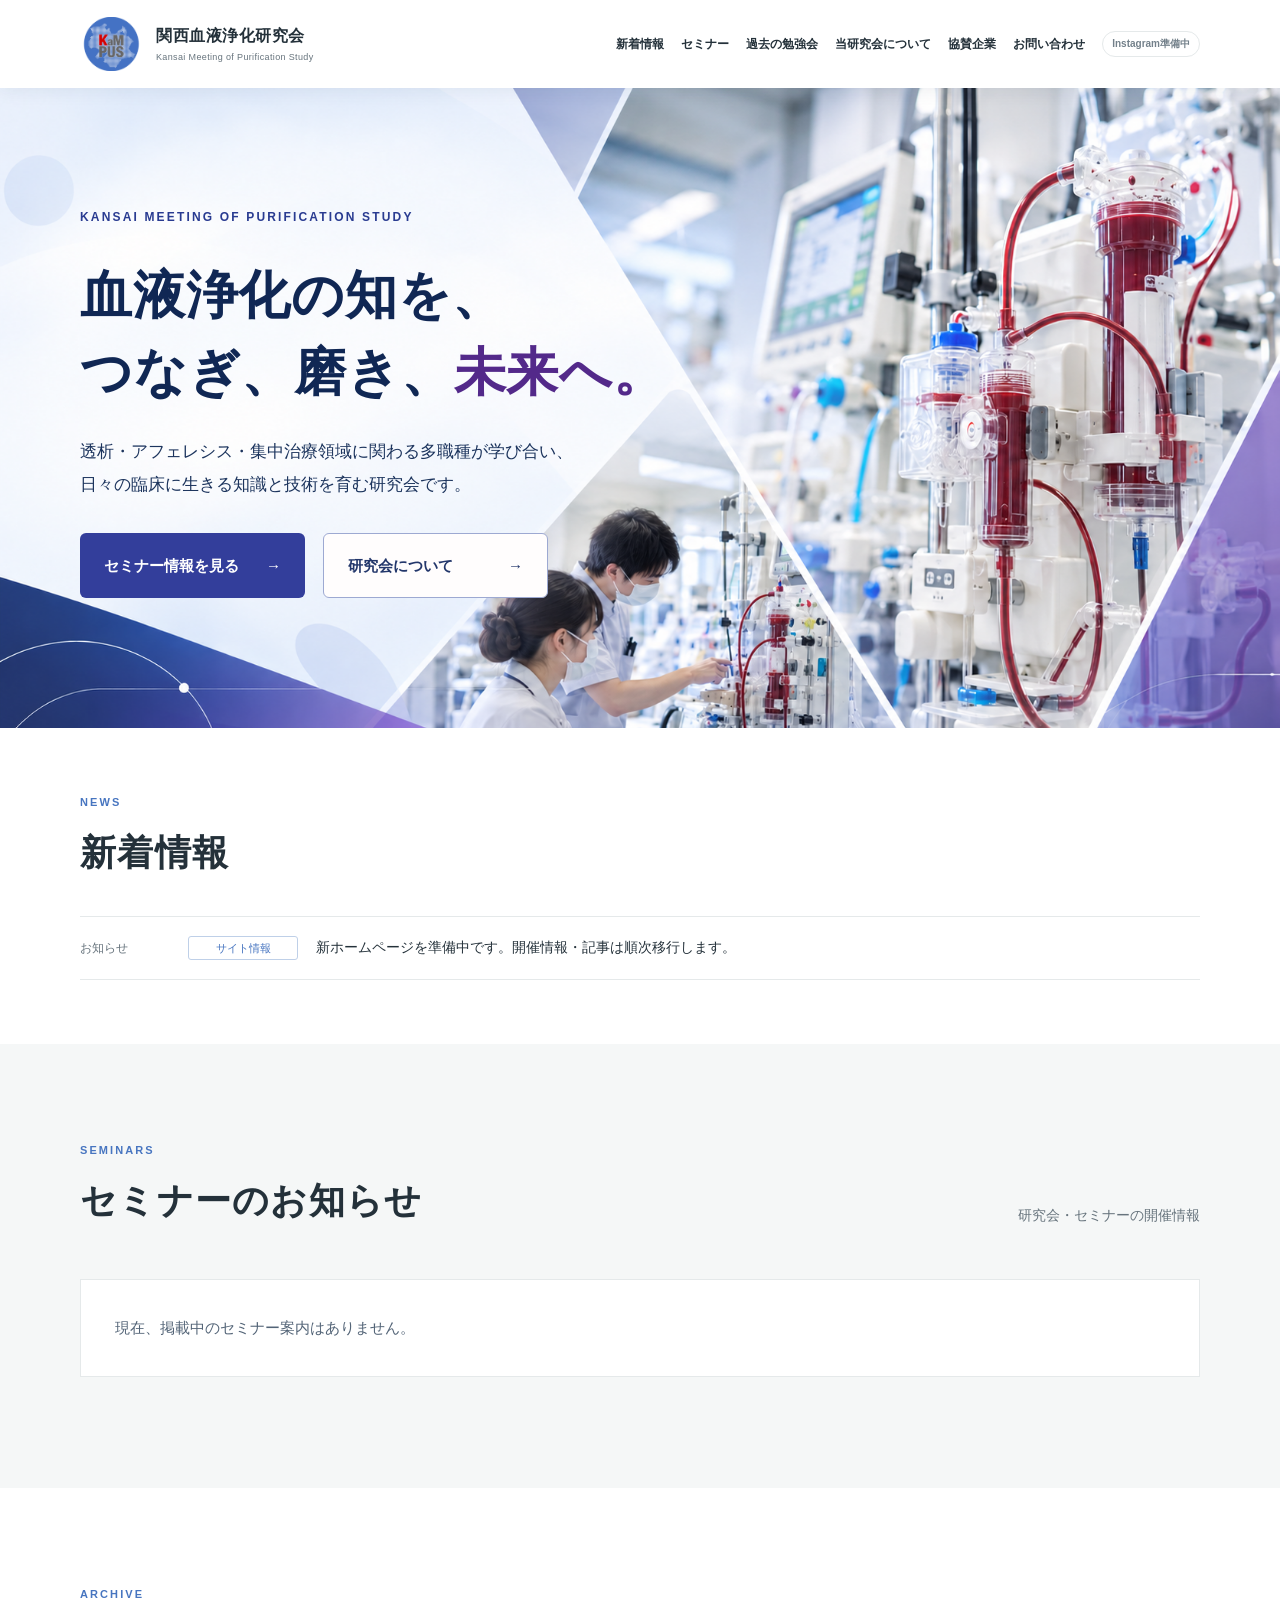
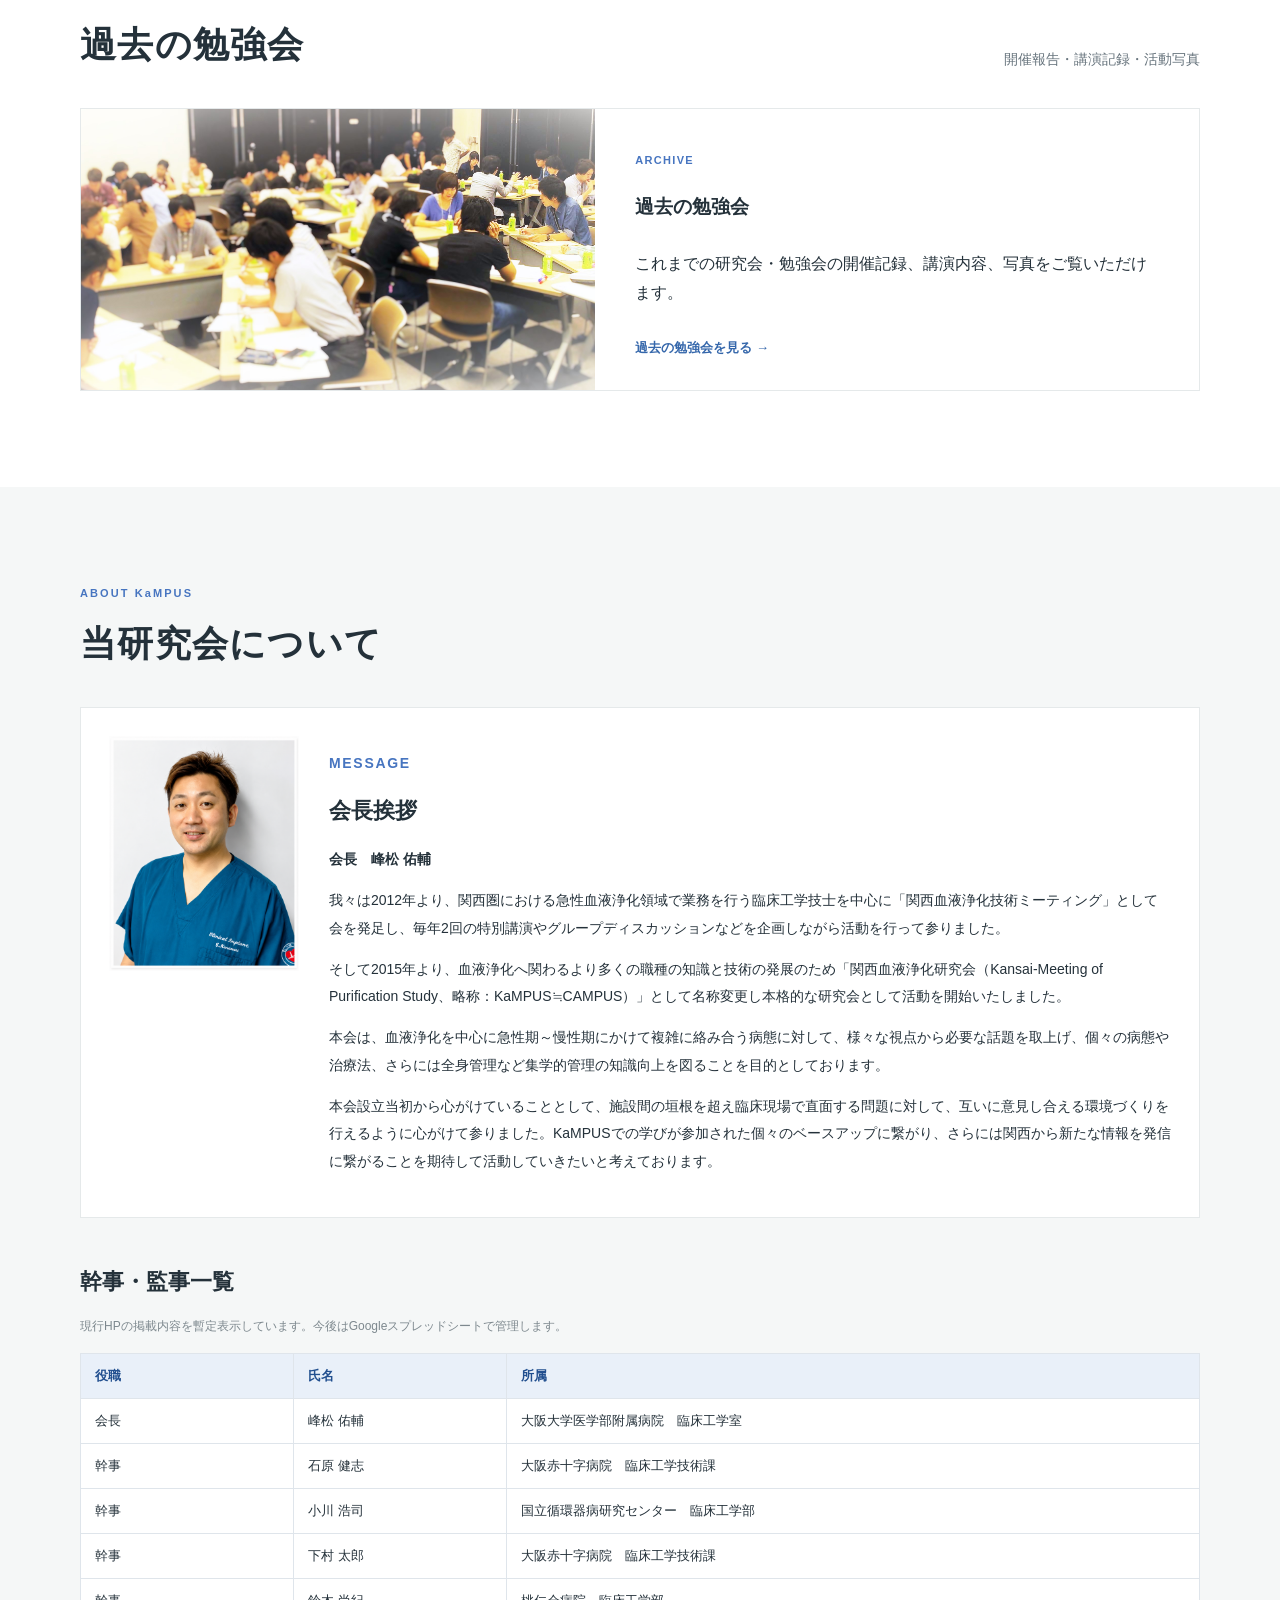
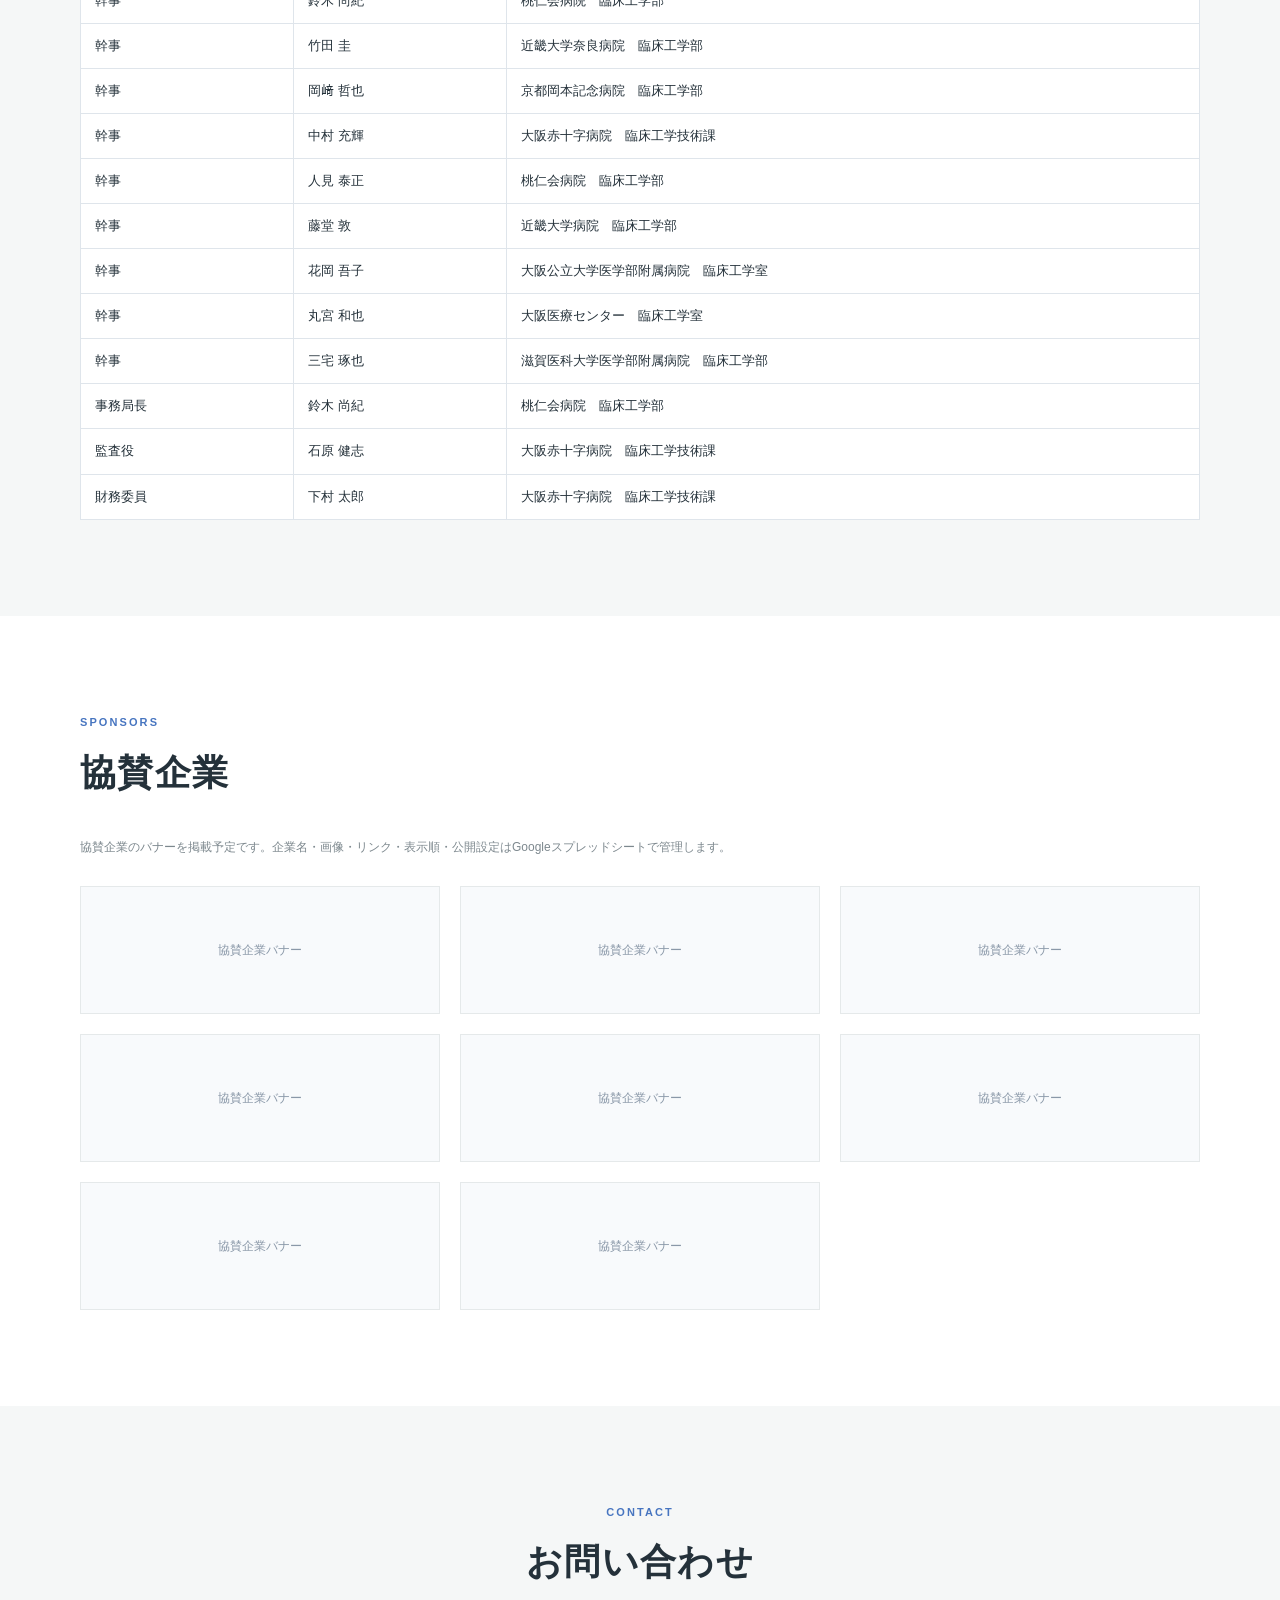
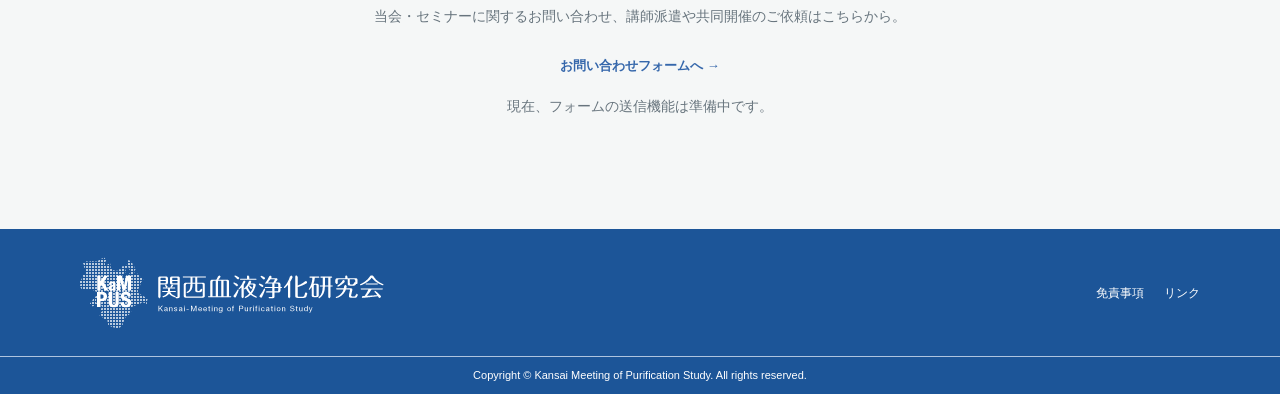
<file: index.html>
<!doctype html>
<html lang="ja"><head><meta charset="utf-8"><meta name="viewport" content="width=device-width,initial-scale=1"><meta name="description" content="関西血液浄化研究会 KaMPUSの公式ウェブサイト。セミナー情報、過去の勉強会、研究会の活動を紹介します。"><title>関西血液浄化研究会 | KaMPUS</title><link rel="stylesheet" href="./archive-wide-v3-20261016.css"></head>
<body><a class="skip" href="#main">本文へ移動</a>
<header class="site-header"><div class="container header-inner"><a class="brand" href="#top" aria-label="関西血液浄化研究会 ホーム"><img class="brand-logo" src="./assets/images/common/kampus-logo-new.png" alt="KaMPUSロゴ" width="62" height="62"><span class="brand-name">関西血液浄化研究会<small>Kansai Meeting of Purification Study</small></span></a><button class="menu-button" id="menuButton" aria-expanded="false" aria-controls="siteNav" type="button">メニュー <span aria-hidden="true">☰</span></button><nav id="siteNav" class="site-nav" aria-label="メインメニュー"><a href="#news">新着情報</a><a href="#events">セミナー</a><a href="./archive.html">過去の勉強会</a><a href="#about">当研究会について</a><a href="#sponsors">協賛企業</a><a href="#contact">お問い合わせ</a><span class="social-pending" title="公式Instagramは準備中">Instagram準備中</span></nav></div></header>
<main id="main">
<section class="hero hero-medical" id="top"><div class="hero-photo" role="img" aria-label="血液浄化装置と医療スタッフを描いたメインビジュアル"></div><div class="container hero-content"><p class="eyebrow light">KANSAI MEETING OF PURIFICATION STUDY</p><h1>血液浄化の知を、<br>つなぎ、磨き、<span class="hero-accent">未来へ。</span></h1><p class="hero-lead">透析・アフェレシス・集中治療領域に関わる多職種が学び合い、<br class="hero-desktop-break">日々の臨床に生きる知識と技術を育む研究会です。</p><div class="hero-actions"><a class="button hero-primary" href="#events">セミナー情報を見る <span aria-hidden="true">→</span></a><a class="button hero-secondary" href="#about">研究会について <span aria-hidden="true">→</span></a></div></div></section>
<section class="news-section section compact" id="news"><div class="container"><div class="section-heading"><div><p class="eyebrow">NEWS</p><h2>新着情報</h2></div></div><div class="news-list"><div class="news-row"><span class="news-date">お知らせ</span><span class="news-category">サイト情報</span><span>新ホームページを準備中です。開催情報・記事は順次移行します。</span></div></div></div></section>
<section class="section muted" id="events"><div class="container"><div class="section-heading"><div><p class="eyebrow">SEMINARS</p><h2>セミナーのお知らせ</h2></div><p>研究会・セミナーの開催情報</p></div><div class="seminar-list" id="seminarList" aria-live="polite"><div class="seminar-empty">開催情報を読み込んでいます。</div></div></div></section>
<section class="section" id="archive"><div class="container"><div class="section-heading"><div><p class="eyebrow">ARCHIVE</p><h2>過去の勉強会</h2></div><p>開催報告・講演記録・活動写真</p></div><a class="activity-card archive-single" href="./archive.html"><div class="activity-photo workshop" role="img" aria-label="研究会のディスカッション風景"></div><div class="activity-body"><p class="activity-type">ARCHIVE</p><h3>過去の勉強会</h3><p>これまでの研究会・勉強会の開催記録、講演内容、写真をご覧いただけます。</p><span class="text-link">過去の勉強会を見る →</span></div></a></div></section>
<section class="section muted" id="about"><div class="container"><div class="section-heading"><div><p class="eyebrow">ABOUT KaMPUS</p><h2>当研究会について</h2></div></div><div class="chair-greeting"><div class="chair-portrait"><img src="./assets/images/common/chairman.jpg" alt="会長 峰松佑輔" loading="lazy"></div><div><p class="card-kicker">MESSAGE</p><h3>会長挨拶</h3><p class="chair-name">会長　峰松 佑輔</p>
<p>我々は2012年より、関西圏における急性血液浄化領域で業務を行う臨床工学技士を中心に「関西血液浄化技術ミーティング」として会を発足し、毎年2回の特別講演やグループディスカッションなどを企画しながら活動を行って参りました。</p>
<p>そして2015年より、血液浄化へ関わるより多くの職種の知識と技術の発展のため「関西血液浄化研究会（Kansai-Meeting of Purification Study、略称：KaMPUS≒CAMPUS）」として名称変更し本格的な研究会として活動を開始いたしました。</p>
<p>本会は、血液浄化を中心に急性期～慢性期にかけて複雑に絡み合う病態に対して、様々な視点から必要な話題を取上げ、個々の病態や治療法、さらには全身管理など集学的管理の知識向上を図ることを目的としております。</p>
<p>本会設立当初から心がけていることとして、施設間の垣根を超え臨床現場で直面する問題に対して、互いに意見し合える環境づくりを行えるように心がけて参りました。KaMPUSでの学びが参加された個々のベースアップに繋がり、さらには関西から新たな情報を発信に繋がることを期待して活動していきたいと考えております。</p></div></div><div class="member-title"><h3>幹事・監事一覧</h3><p class="small-note">現行HPの掲載内容を暫定表示しています。今後はGoogleスプレッドシートで管理します。</p></div><div class="member-table-wrap"><table class="member-table"><thead><tr><th>役職</th><th>氏名</th><th>所属</th></tr></thead><tbody id="membersBody"><tr><td colspan="3">名簿を読み込んでいます。</td></tr></tbody></table></div></div></section>
<section class="section sponsors-section" id="sponsors"><div class="container"><div class="section-heading"><div><p class="eyebrow">SPONSORS</p><h2>協賛企業</h2></div></div><p class="small-note">協賛企業のバナーを掲載予定です。企業名・画像・リンク・表示順・公開設定はGoogleスプレッドシートで管理します。</p><div class="sponsor-grid" id="sponsorGrid"><p class="small-note">協賛企業の登録準備中です。</p></div></div></section>
<section class="section muted" id="contact"><div class="container contact-inner"><p class="eyebrow">CONTACT</p><h2>お問い合わせ</h2><p>当会・セミナーに関するお問い合わせ、講師派遣や共同開催のご依頼はこちらから。</p><a class="text-link" href="./contact.html">お問い合わせフォームへ →</a><p class="small-note">現在、フォームの送信機能は準備中です。</p></div></section>
</main><footer class="site-footer"><div class="container footer-main"><div class="footer-brand"><img class="footer-wordmark" src="./assets/images/common/footLogo.png" alt="関西血液浄化研究会 Kansai Meeting of Purification Study" width="370" height="86"></div><nav class="footer-links" aria-label="フッターメニュー"><a href="./disclaimer.html">免責事項</a><a href="./links.html">リンク</a></nav></div><div class="footer-bottom">Copyright © Kansai Meeting of Purification Study. All rights reserved.</div></footer><script src="./script.js?v=20261015-auto-card" defer></script></body></html>
</file>
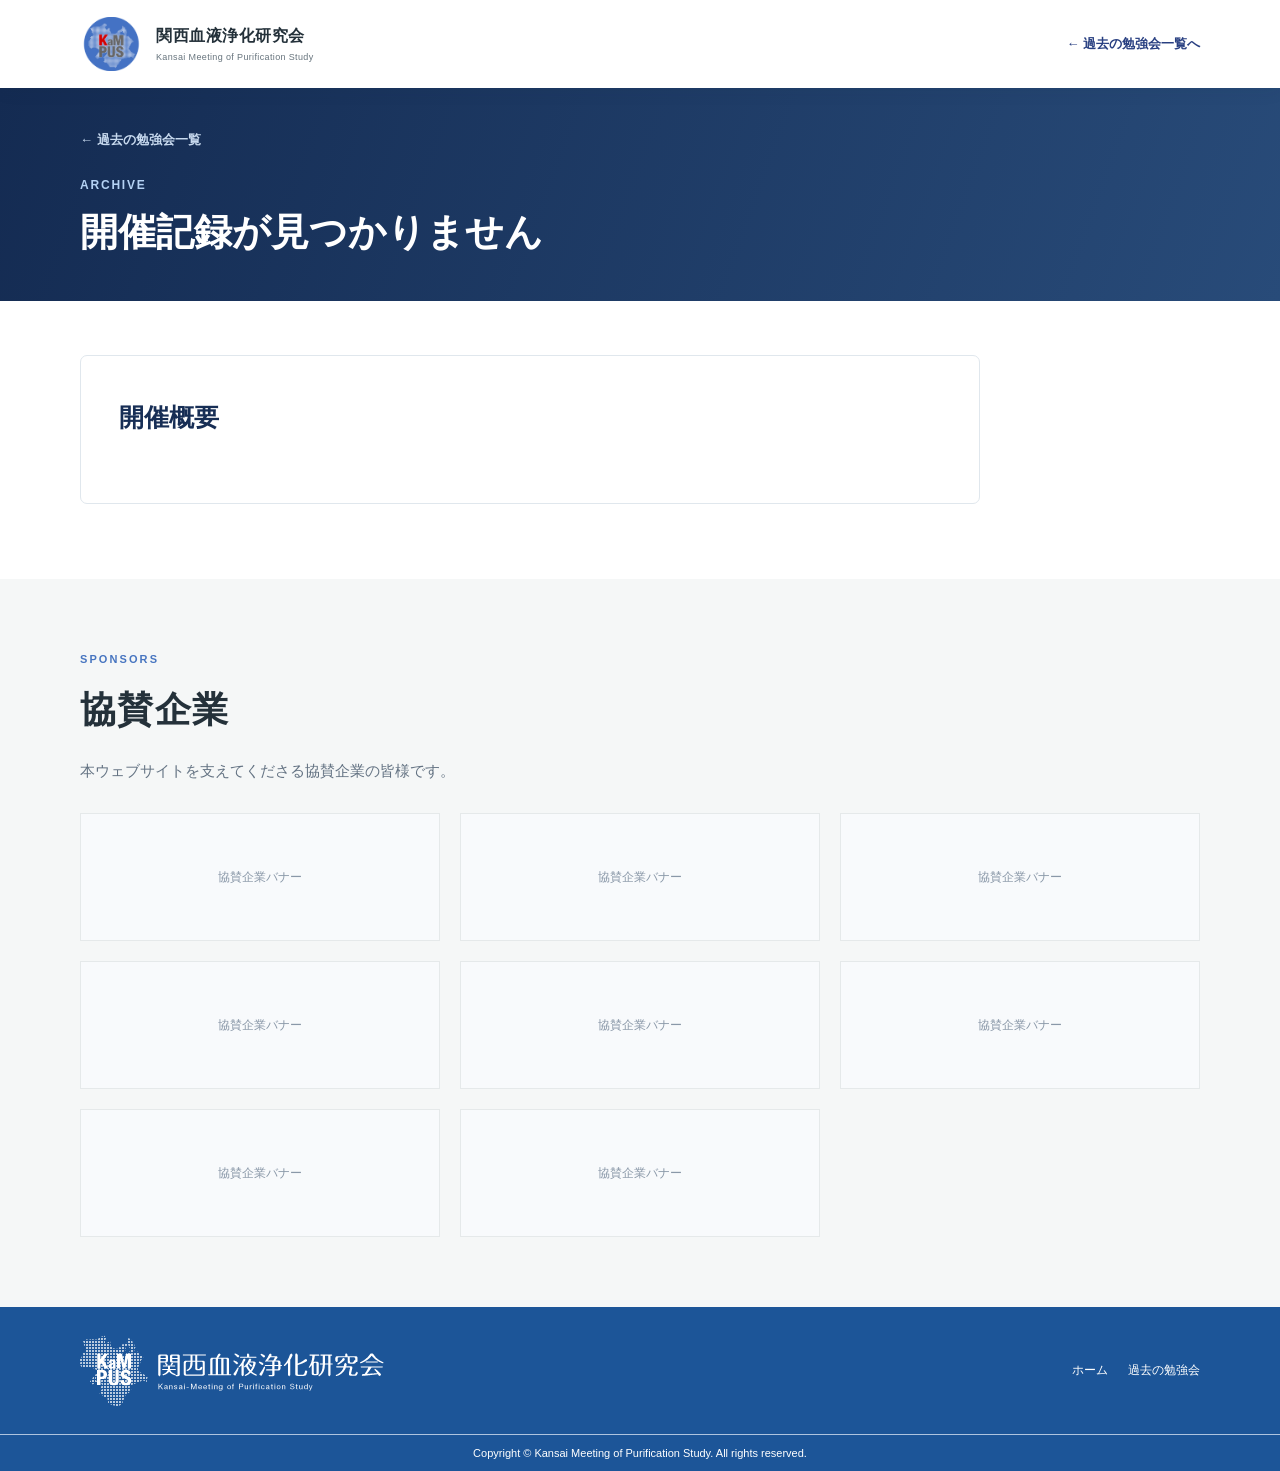
<file: archive-detail.html>
<!doctype html>
<html lang="ja"><head><meta charset="utf-8"><meta name="viewport" content="width=device-width,initial-scale=1"><meta name="description" content="関西血液浄化研究会の過去の勉強会・開催記録"><title>過去の勉強会 | KaMPUS</title><link rel="stylesheet" href="./seminar-detail-v4-20261015.css"><style>
.archive-detail-hero{background:linear-gradient(110deg,#142b52,#284b79);padding:36px 0 40px;color:white}
.archive-detail-hero .archive-back{color:#c8daef;font-size:13px;font-weight:700}
.archive-detail-hero .archive-episode{font-size:12px;letter-spacing:.15em;color:#b4d2f4;margin:20px 0 8px;font-weight:700}
.archive-detail-hero h1{color:#fff;font-size:clamp(25px,3vw,38px);margin:0;line-height:1.5}
.archive-detail-section{padding:54px 0 75px}
.archive-detail-card{border:1px solid #e0e7ed;border-radius:7px;padding:38px;background:white;max-width:900px}
.archive-detail-card h2{font-size:25px;color:#172e55;margin:0 0 25px}
.archive-detail-list{display:grid;grid-template-columns:105px 1fr;gap:20px;font-size:16px;line-height:1.9;margin:0}
.archive-detail-list dt{font-weight:700;color:#60728b}.archive-detail-list dd{margin:0;white-space:pre-wrap}
.archive-detail-note{font-size:14px;color:#6b7988;margin-top:30px}
.archive-detail-optional{padding-top:30px}.archive-detail-optional img{max-width:100%;height:auto}
.archive-detail-optional[hidden]{display:none}
@media(max-width:700px){.archive-detail-section{padding:32px 0 50px}.archive-detail-card{padding:24px}.archive-detail-list{grid-template-columns:85px 1fr;gap:14px;font-size:15px}}
.archive-program{margin-top:40px;padding-top:34px;border-top:1px solid #e2e9f2}
.archive-program[hidden]{display:none}
.archive-program-item{padding:24px 0;border-bottom:1px solid #e7edf3}
.archive-program-item:first-child{padding-top:0}
.archive-program-item:last-child{border-bottom:0;padding-bottom:0}
.archive-program-header{display:grid;gap:10px}
.archive-program-type{font-size:13px;font-weight:700;letter-spacing:.03em;color:#2d5a9b}
.archive-program-title{font-size:clamp(17px,2vw,21px);line-height:1.65;color:#172e55;margin:0;font-weight:700}
.archive-program-people{display:grid;grid-template-columns:48px minmax(0,1fr);column-gap:12px;row-gap:8px;margin:16px 0 0 18px;padding:0 0 0 16px;border-left:2px solid #dce6f3;font-size:14px;line-height:1.75}
.archive-program-people dt{font-weight:700;color:#6a798b}
.archive-program-people dd{margin:0;white-space:pre-wrap;overflow-wrap:anywhere;color:#34455b}
@media(max-width:700px){.archive-program{margin-top:30px;padding-top:26px}.archive-program-item{padding:20px 0}.archive-program-people{margin-left:5px;padding-left:12px;column-gap:8px;font-size:13px}}

.archive-photo-grid{display:grid;grid-template-columns:repeat(2,minmax(0,1fr));gap:14px;margin:22px 0 4px;align-items:start}
.archive-photo-grid img{display:block;width:100%;height:220px;object-fit:cover;border-radius:8px;background:transparent}
.archive-photo-grid--single{grid-template-columns:minmax(0,1fr);max-width:420px}
.archive-photo-grid--single img{width:auto;max-width:100%;height:auto;max-height:300px;object-fit:contain}
.archive-photo-grid--compact{display:flex;flex-wrap:wrap;align-items:flex-start;gap:12px;max-width:none}
.archive-photo-grid--compact img,.archive-photo-grid--compact.archive-photo-grid--single img{width:auto;max-width:140px;height:auto;max-height:140px;object-fit:contain;border-radius:4px}
@media(max-width:600px){.archive-photo-grid{grid-template-columns:minmax(0,1fr);gap:12px}.archive-photo-grid img{height:auto;max-height:440px;object-fit:contain}}
.archive-poster img{display:block;width:100%;max-width:360px;height:auto;border-radius:5px}.archive-poster a{display:inline-block;max-width:100%}
.archive-poster--two{display:flex;flex-wrap:wrap;align-items:flex-start;gap:14px}.archive-poster--two a{width:min(100%,300px)}
#recordPhotosSection .archive-photo-grid--compact{margin-top:0}
.archive-loading{display:flex;align-items:center;justify-content:center;gap:12px;padding:14px 0 28px;color:#536b8a;font-size:14px;font-weight:700}
.archive-loading[hidden]{display:none}
.archive-loading-spinner{width:24px;height:24px;border:3px solid #dce6f3;border-top-color:#315aa0;border-radius:50%;animation:archive-loading-spin .8s linear infinite}
@keyframes archive-loading-spin{to{transform:rotate(360deg)}}
@media(prefers-reduced-motion:reduce){.archive-loading-spinner{animation:none;border-top-color:#315aa0}}

</style></head>
<body><a class="skip" href="#main">本文へ移動</a>
<header class="site-header"><div class="container header-inner"><a class="brand" href="./index.html"><img class="brand-logo" src="./assets/images/common/kampus-logo-new.png" alt="KaMPUSロゴ" width="62" height="62"><span class="brand-name">関西血液浄化研究会<small>Kansai Meeting of Purification Study</small></span></a><a class="detail-back-nav" href="./archive.html">← 過去の勉強会一覧へ</a></div></header>
<main id="main"><section class="archive-detail-hero"><div class="container"><a class="archive-back" href="./archive.html">← 過去の勉強会一覧</a><p class="archive-episode" id="recordNumber">ARCHIVE</p><h1 id="recordTitle">開催記録を読み込んでいます</h1></div></section>
<section class="archive-detail-section"><div class="container"><article class="archive-detail-card"><div id="archiveLoading" class="archive-loading" role="status" aria-live="polite"><span class="archive-loading-spinner" aria-hidden="true"></span><span>開催記録を読み込んでいます…</span></div><h2>開催概要</h2><dl id="recordFields" class="archive-detail-list"></dl><section class="archive-program" id="archiveProgramSection" hidden><h2>講演プログラム</h2><div id="archiveProgramList"></div></section><div class="archive-detail-optional" id="recordPosterSection" hidden><h2>開催ポスター</h2><div class="archive-poster" id="recordPoster"></div></div><div class="archive-detail-optional" id="recordReportSection" hidden><h2>開催報告</h2><p id="recordReport"></p></div><div class="archive-detail-optional" id="recordPhotosSection" hidden><h2>活動写真・資料</h2><div id="recordPhotos"></div></div></article></div></section>
<section class="section muted detail-sponsor-section"><div class="container"><div class="section-heading"><div><p class="eyebrow">SPONSORS</p><h2>協賛企業</h2></div></div><p class="detail-sponsor-intro">本ウェブサイトを支えてくださる協賛企業の皆様です。</p><div class="sponsor-grid" id="sponsorGrid"><p class="small-note">協賛企業を読み込んでいます。</p></div></div></section></main>
<footer class="site-footer"><div class="container footer-main"><div class="footer-brand"><img loading="lazy" decoding="async" class="footer-wordmark" src="./assets/images/common/footLogo.png" alt="関西血液浄化研究会" width="370" height="86"></div><nav class="footer-links" aria-label="フッターメニュー"><a href="./index.html">ホーム</a><a href="./archive.html">過去の勉強会</a></nav></div><div class="footer-bottom">Copyright © Kansai Meeting of Purification Study. All rights reserved.</div></footer>
<script src="./script.js?v=20261016-archive" defer></script><script src="./archive-feed.js?v=20261029-static-first" defer></script><script src="./archive-detail.js?v=20261029-posters-local" defer></script></body></html>
</file>
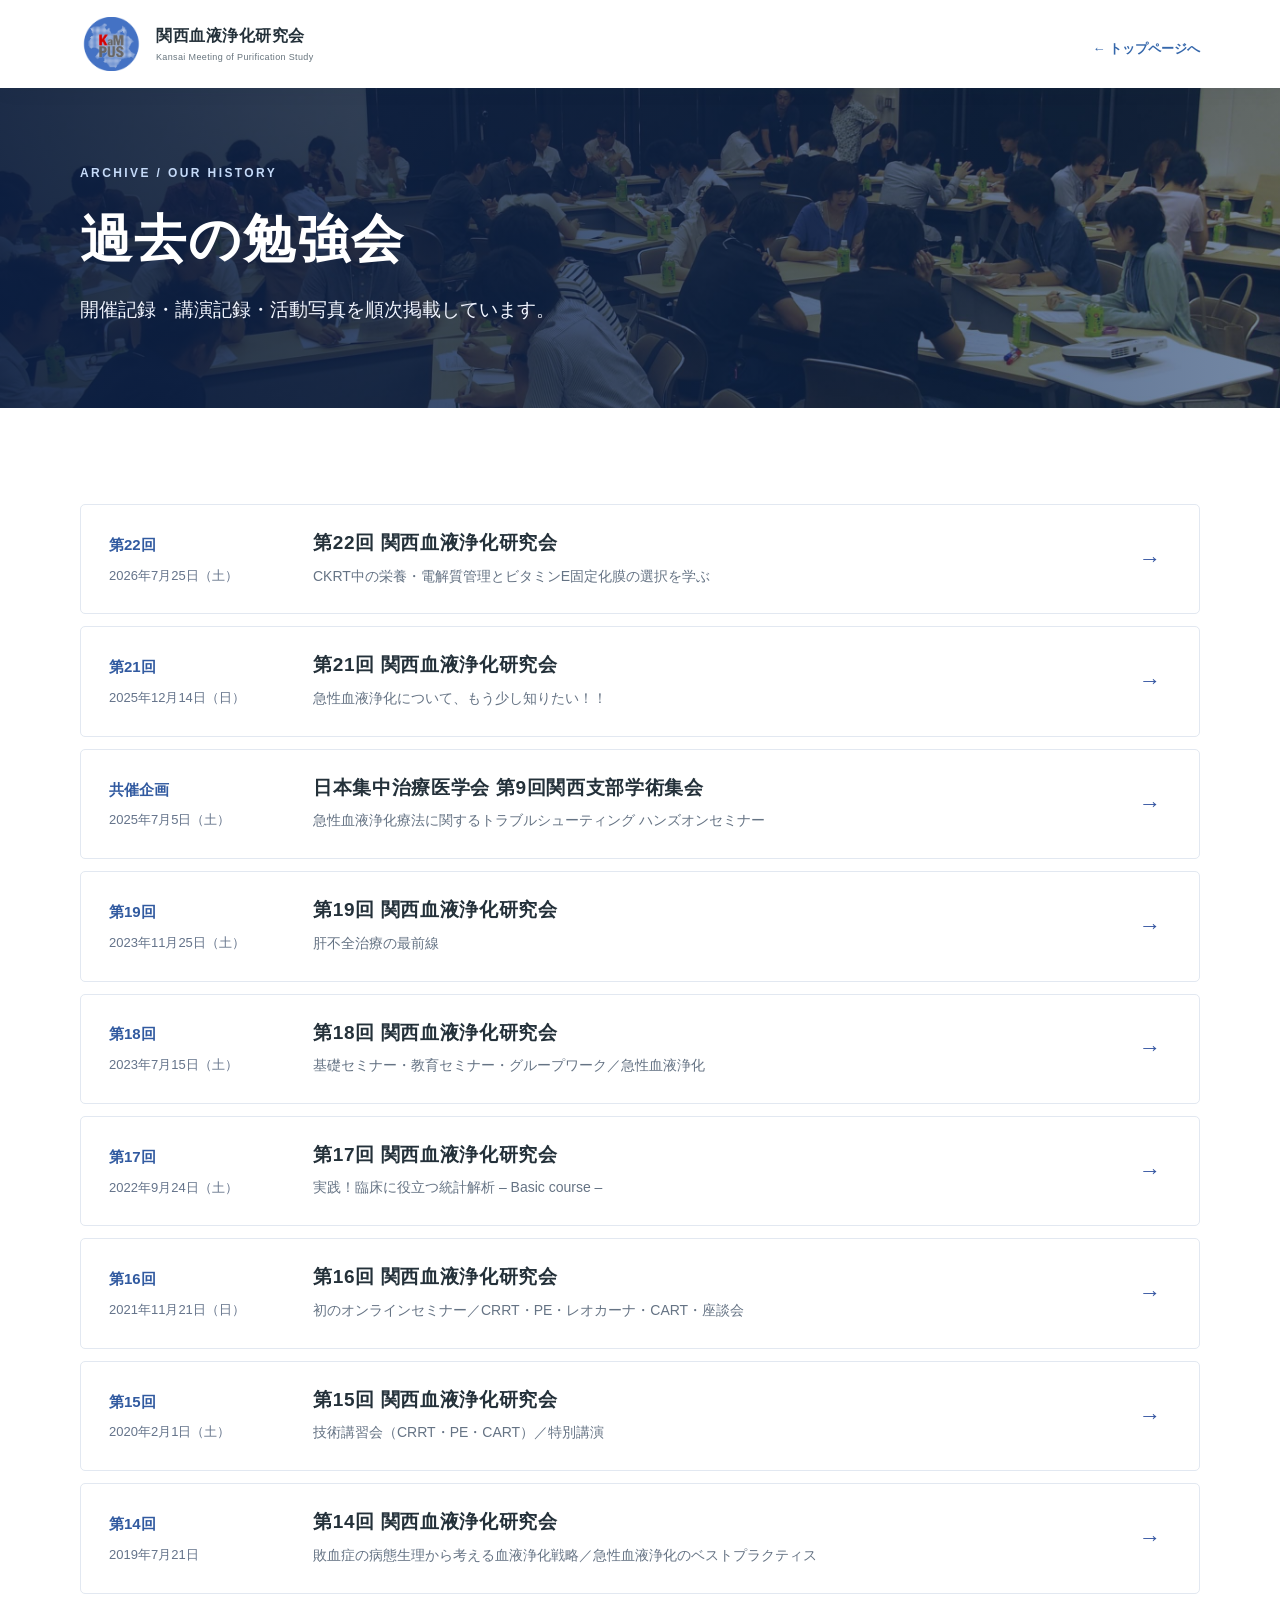
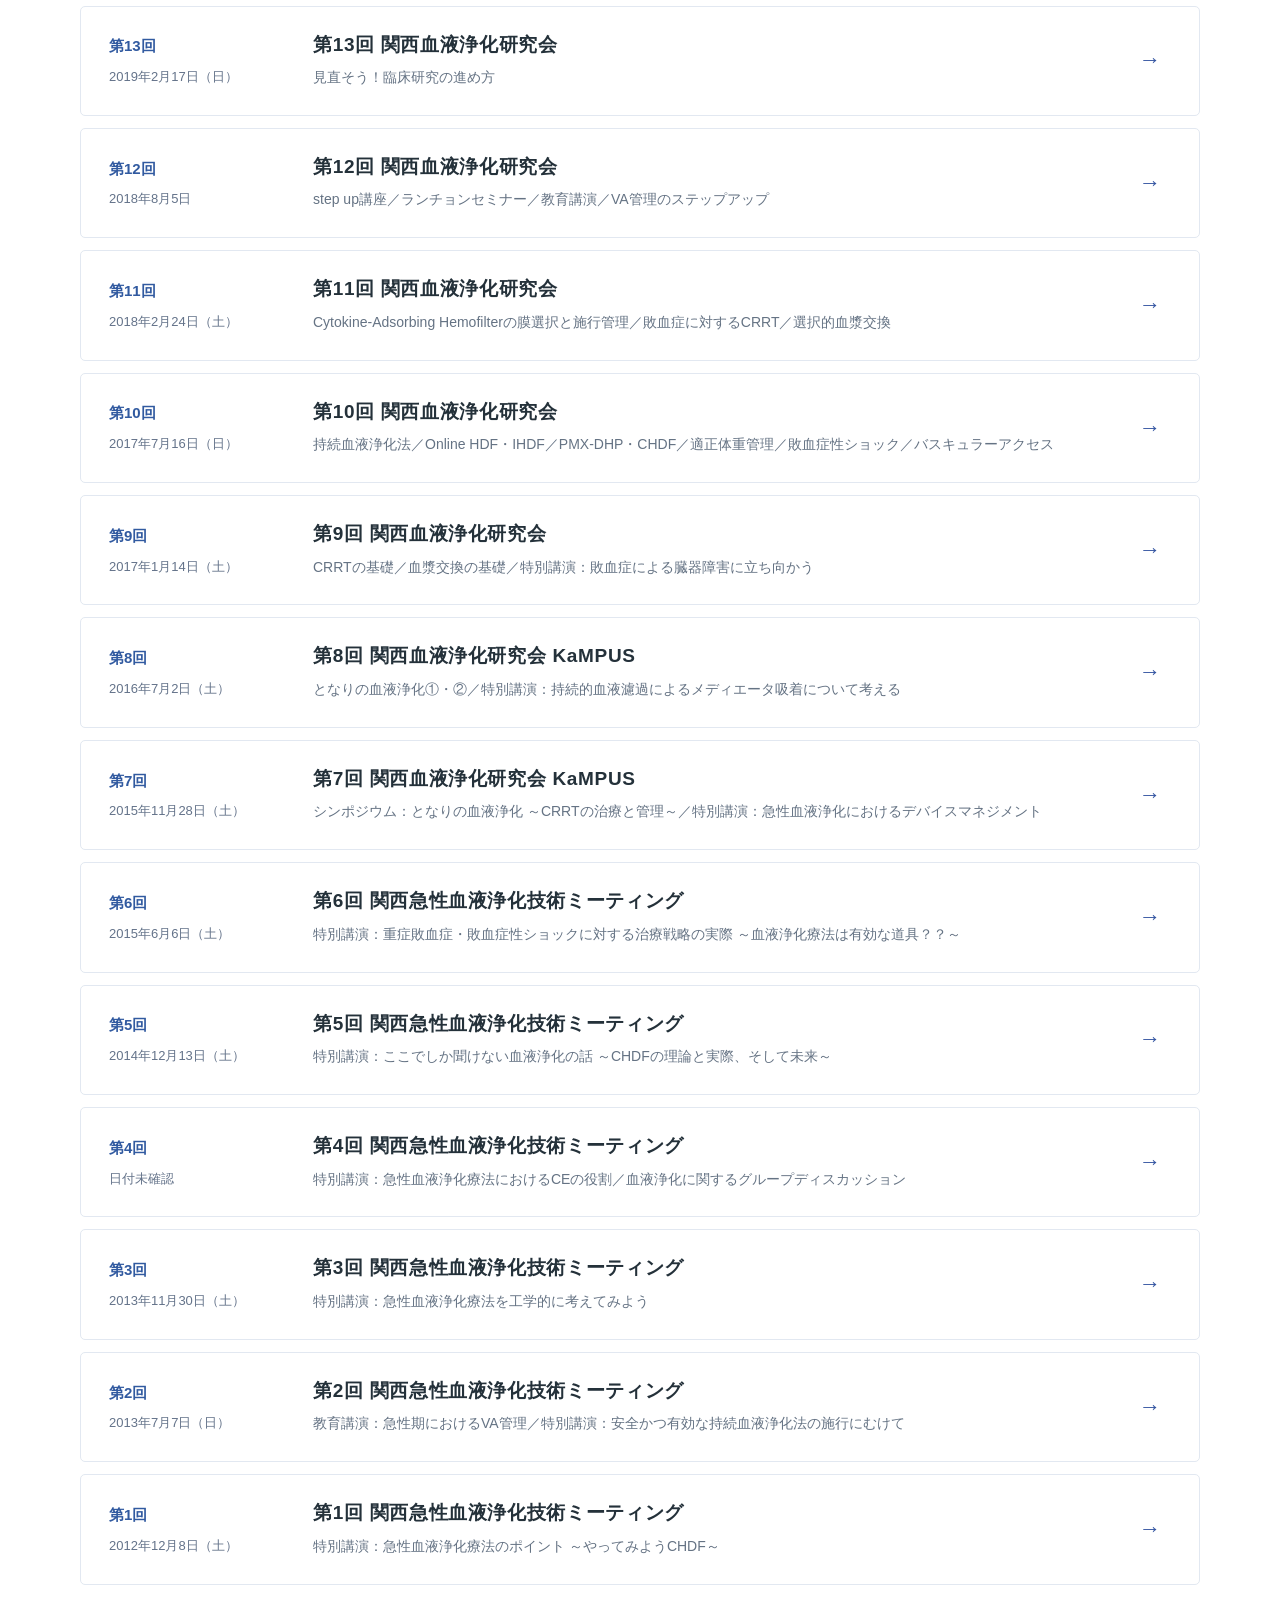
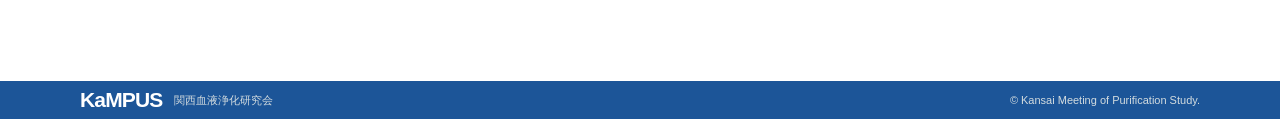
<file: archive.html>
<!doctype html><html lang="ja"><head><meta charset="utf-8"><meta name="viewport" content="width=device-width,initial-scale=1"><title>過去の勉強会 | KaMPUS</title><meta name="description" content="関西血液浄化研究会の過去の開催記録。"><link rel="stylesheet" href="./style.css?v=20261015-structure2"></head><body><a class="skip" href="#main">本文へ移動</a><header class="site-header"><div class="container header-inner"><a class="brand" href="./index.html"><img class="brand-logo" src="./assets/images/common/kampus-logo-new.png" alt="KaMPUS ロゴ" width="62" height="62"><span class="brand-name">関西血液浄化研究会<small>Kansai Meeting of Purification Study</small></span></a><a class="text-link" href="./index.html">← トップページへ</a></div></header><main id="main"><section class="archive-hero" aria-labelledby="archiveTitle"><div class="container archive-hero-inner"><p class="archive-hero-kicker">ARCHIVE / OUR HISTORY</p><h1 id="archiveTitle">過去の勉強会</h1><p class="archive-hero-lead">開催記録・講演記録・活動写真を順次掲載しています。</p></div></section><section class="section"><div class="container"><div class="archive-list" id="archiveList"><p>開催記録を読み込んでいます。</p></div></div></section></main><footer class="site-footer"><div class="container footer-inner"><div><strong>KaMPUS</strong><span>関西血液浄化研究会</span></div><small>© Kansai Meeting of Purification Study.</small></div></footer><style>.archive-grid{display:grid;grid-template-columns:repeat(3,minmax(0,1fr));gap:22px}.archive-grid .feature-card h2{font-size:18px}.archive-grid .feature-card p{font-size:13px}@media(max-width:900px){.archive-grid{grid-template-columns:repeat(2,minmax(0,1fr))}}@media(max-width:640px){.archive-grid{grid-template-columns:1fr}}
.archive-hero{position:relative;isolation:isolate;background:#172f59;color:#fff;min-height:320px;display:flex;align-items:center;overflow:hidden}
.archive-hero::before{content:"";position:absolute;inset:0;z-index:-2;background:url('./assets/images/hero/archive-hero-blurred.jpg') center 48%/cover no-repeat}
.archive-hero::after{content:"";position:absolute;inset:0;z-index:-1;background:linear-gradient(90deg,rgba(12,32,69,.91) 0%,rgba(16,40,79,.73) 54%,rgba(19,49,91,.55) 100%)}
.archive-hero-inner{padding:56px 0 62px}
.archive-hero-kicker{font-size:12px;letter-spacing:.2em;font-weight:800;color:#c5daf8;margin:0 0 18px}
.archive-hero h1{font-size:clamp(32px,4.1vw,52px);letter-spacing:.04em;line-height:1.4;margin:0 0 17px;color:#fff}
.archive-hero-lead{font-size:clamp(15px,1.65vw,19px);line-height:1.85;max-width:650px;margin:0;color:#f1f5ff}
.archive-migration-note{font-size:13px;line-height:1.8;color:#617080;margin:24px 0 -30px}
@media(max-width:700px){.archive-hero{min-height:240px}.archive-hero-inner{padding:40px 0 45px}.archive-hero-kicker{font-size:10px;margin-bottom:14px}.archive-hero h1{font-size:clamp(29px,7vw,39px)}.archive-hero-lead{font-size:14px}.archive-migration-note{margin:18px 0 -35px}}
.archive-list{display:grid;gap:12px}.archive-list-item{display:grid;grid-template-columns:180px 1fr 32px;gap:24px;align-items:center;padding:24px 28px;border:1px solid #e2e8f1;border-radius:5px;background:white;transition:background .2s,border-color .2s}.archive-list-item:hover,.archive-list-item:focus-visible{background:#f4f7fd;border-color:#b9cbe6}.archive-list-meta{display:flex;flex-direction:column;gap:5px;color:#64738a;font-size:13px}.archive-number{color:#315aa0;font-size:15px;font-weight:800}.archive-list-main h2{font-size:19px;line-height:1.5;margin:0 0 6px}.archive-list-main p{font-size:14px;color:#657384;margin:0}.archive-list-arrow{font-size:22px;color:#3556a2}@media(max-width:700px){.archive-list-item{grid-template-columns:1fr 24px;gap:10px;padding:20px}.archive-list-meta{grid-column:1 / -1;flex-direction:row;gap:15px}.archive-list-main h2{font-size:17px}.archive-list-main p{font-size:13px}}
</style><script src="./archive-feed.js?v=20261029-static-first" defer></script><script src="./archive-list.js?v=1" defer></script></body></html>
</file>
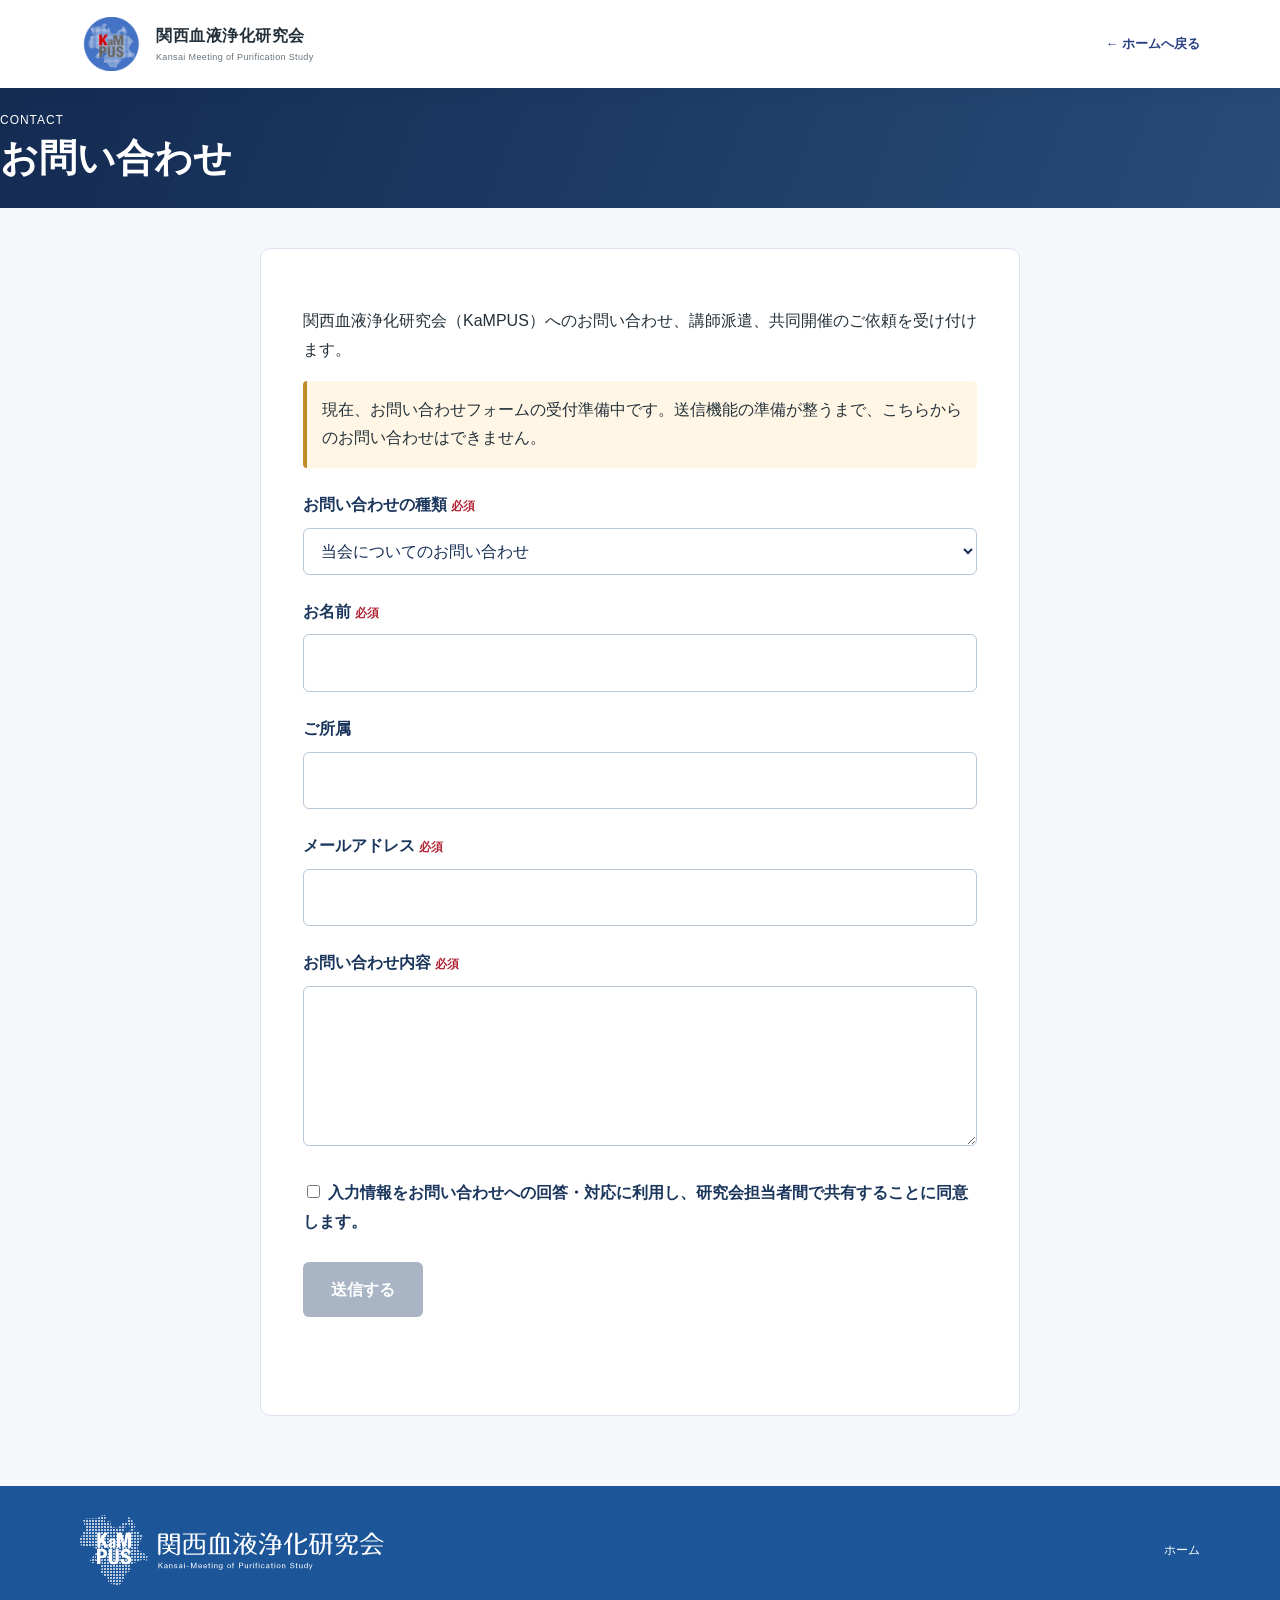
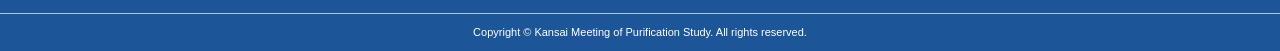
<file: contact.html>
<!doctype html>
<html lang="ja"><head><meta charset="utf-8"><meta name="viewport" content="width=device-width,initial-scale=1">
<meta name="description" content="関西血液浄化研究会 KaMPUS へのお問い合わせ・講師派遣・共同開催のご依頼">
<title>お問い合わせ | 関西血液浄化研究会 KaMPUS</title>
<link rel="stylesheet" href="./seminar-detail-v4-20261015.css">
<style>
.contact-hero{background:linear-gradient(110deg,#142b52,#284b79);color:white;min-height:120px;box-sizing:border-box;display:flex;align-items:center;padding:24px 0}.contact-hero .container{width:100%}.contact-hero h1{color:white;margin:0;font-size:clamp(27px,4vw,38px);line-height:1.3}.contact-hero p{margin:0 0 6px;line-height:1.2;font-size:12px;letter-spacing:.08em}
.contact-main{padding:40px 0 70px;background:#f5f7fb}.contact-card{max-width:760px;margin:auto;background:white;padding:clamp(20px,4vw,42px);border:1px solid #dae3ee;border-radius:10px}
.contact-card p{line-height:1.8}.contact-field{margin:22px 0}.contact-field label{display:block;font-weight:700;margin-bottom:8px;color:#1b365c}
.contact-field input,.contact-field select,.contact-field textarea{box-sizing:border-box;width:100%;padding:13px;border:1px solid #b8c7d9;border-radius:6px;background:white;font:inherit;color:#172e55}
.contact-field textarea{min-height:160px;resize:vertical}.required{color:#b12737;font-size:12px}
.contact-actions{margin-top:25px}.contact-submit{font:inherit;padding:13px 28px;background:#224d89;border:0;border-radius:6px;color:white;font-weight:700;cursor:pointer}
.contact-submit:disabled{background:#a9b5c5;cursor:not-allowed}.contact-notice{padding:15px;background:#fff6e5;border-left:4px solid #c18a2a;border-radius:4px}
.contact-status{margin-top:16px;min-height:1.5em}.honeypot{position:absolute;left:-9999px;top:auto;width:1px;height:1px;overflow:hidden}
</style></head><body>
<a class="skip" href="#main">本文へ移動</a>
<header class="site-header"><div class="container header-inner"><a class="brand" href="./index.html"><img class="brand-logo" src="./assets/images/common/kampus-logo-new.png" alt="KaMPUSロゴ" width="62" height="62"><span class="brand-name">関西血液浄化研究会<small>Kansai Meeting of Purification Study</small></span></a><a class="detail-back-nav" href="./index.html">← ホームへ戻る</a></div></header>
<main id="main"><section class="contact-hero"><div class="container"><p>CONTACT</p><h1>お問い合わせ</h1></div></section>
<section class="contact-main"><div class="container"><div class="contact-card"><p>関西血液浄化研究会（KaMPUS）へのお問い合わせ、講師派遣、共同開催のご依頼を受け付けます。</p>
<p class="contact-notice" id="contactNotice">現在、お問い合わせフォームの受付準備中です。送信機能の準備が整うまで、こちらからのお問い合わせはできません。</p>
<form id="kampusContactForm" novalidate>
<div class="contact-field"><label for="contactCategory">お問い合わせの種類 <span class="required">必須</span></label><select id="contactCategory" name="category" required><option value="general">当会についてのお問い合わせ</option><option value="seminar">セミナーについてのお問い合わせ</option><option value="speaker">講師派遣のご依頼</option><option value="collaboration">共同開催のご依頼</option><option value="other">その他</option></select></div>
<div class="contact-field"><label for="contactName">お名前 <span class="required">必須</span></label><input id="contactName" name="name" maxlength="100" autocomplete="name" required></div>
<div class="contact-field"><label for="contactAffiliation">ご所属</label><input id="contactAffiliation" name="affiliation" maxlength="150" autocomplete="organization"></div>
<div class="contact-field"><label for="contactEmail">メールアドレス <span class="required">必須</span></label><input id="contactEmail" name="email" type="email" maxlength="254" autocomplete="email" required></div>
<div class="contact-field"><label for="contactMessage">お問い合わせ内容 <span class="required">必須</span></label><textarea id="contactMessage" name="message" maxlength="5000" required></textarea></div>
<div class="contact-field"><label><input type="checkbox" id="contactConsent" name="consent" required style="width:auto;margin-right:8px">入力情報をお問い合わせへの回答・対応に利用し、研究会担当者間で共有することに同意します。</label></div>
<div class="honeypot" aria-hidden="true"><label for="contactWebsite">ウェブサイト</label><input id="contactWebsite" name="website" tabindex="-1" autocomplete="off"></div>
<div class="contact-actions"><button id="contactSubmit" class="contact-submit" type="submit" disabled>送信する</button></div><p id="contactStatus" class="contact-status" role="status" aria-live="polite"></p>
</form></div></div></section></main>
<footer class="site-footer"><div class="container footer-main"><div class="footer-brand"><img class="footer-wordmark" src="./assets/images/common/footLogo.png" alt="関西血液浄化研究会" loading="lazy" width="370" height="86"></div><nav class="footer-links" aria-label="フッターメニュー"><a href="./index.html">ホーム</a></nav></div><div class="footer-bottom">Copyright © Kansai Meeting of Purification Study. All rights reserved.</div></footer>
<script src="./contact.js?v=20261029-1" defer></script></body></html>
</file>
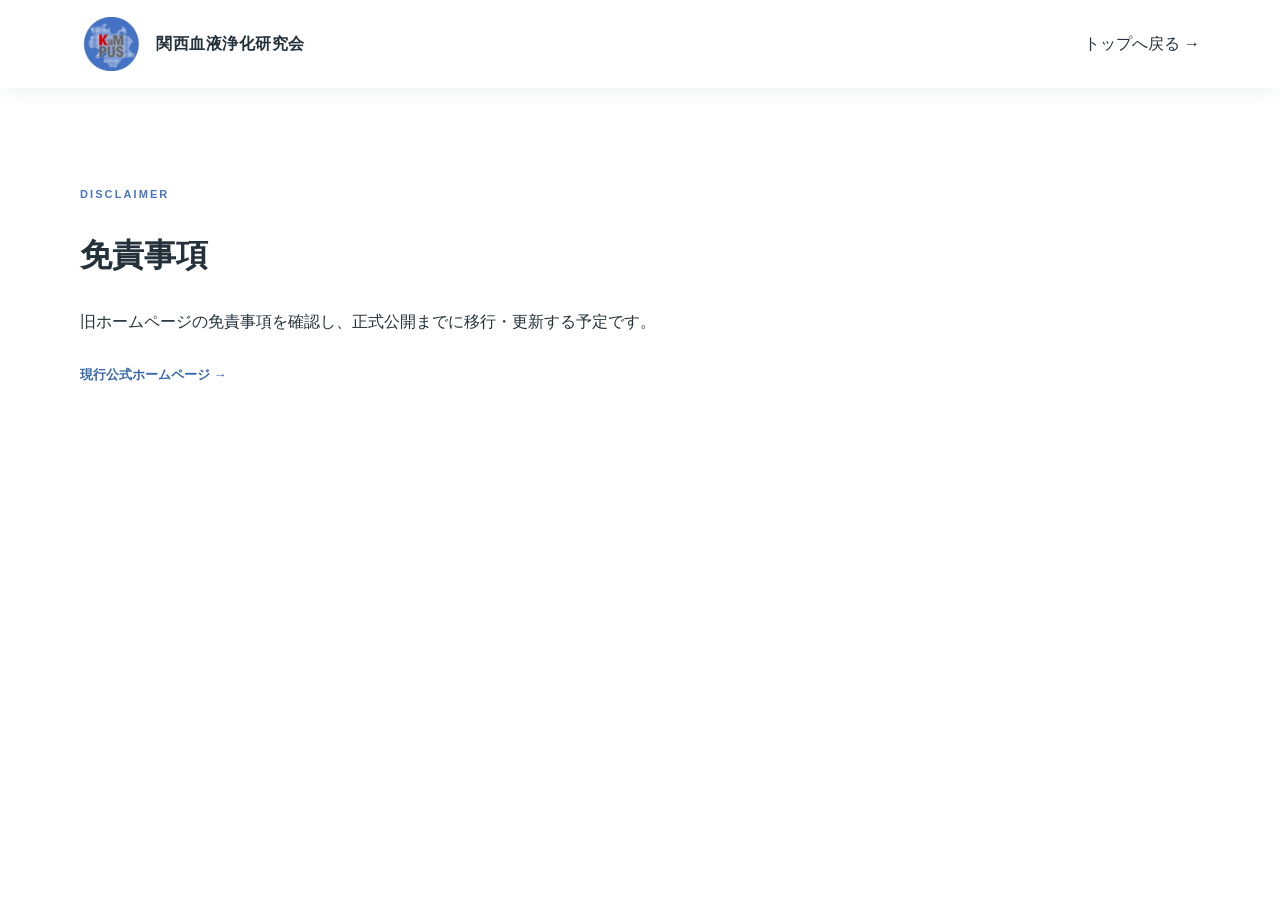
<file: disclaimer.html>
<!doctype html><html lang="ja"><head><meta charset="utf-8"><meta name="viewport" content="width=device-width,initial-scale=1"><title>免責事項 | KaMPUS</title><link rel="stylesheet" href="./style.css?v=20261015-structure3"></head><body><header class="site-header"><div class="container header-inner"><a class="brand" href="./index.html"><img class="brand-logo" src="./assets/images/common/kampus-logo-new.png" alt="KaMPUS" width="62" height="62"><span class="brand-name">関西血液浄化研究会</span></a><a href="./index.html">トップへ戻る →</a></div></header><main class="section"><div class="container"><p class="eyebrow">DISCLAIMER</p><h1>免責事項</h1><p>旧ホームページの免責事項を確認し、正式公開までに移行・更新する予定です。</p><p><a class="text-link" href="https://www.kansai-purification.com/" target="_blank" rel="noopener noreferrer">現行公式ホームページ →</a></p></div></main></body></html>
</file>
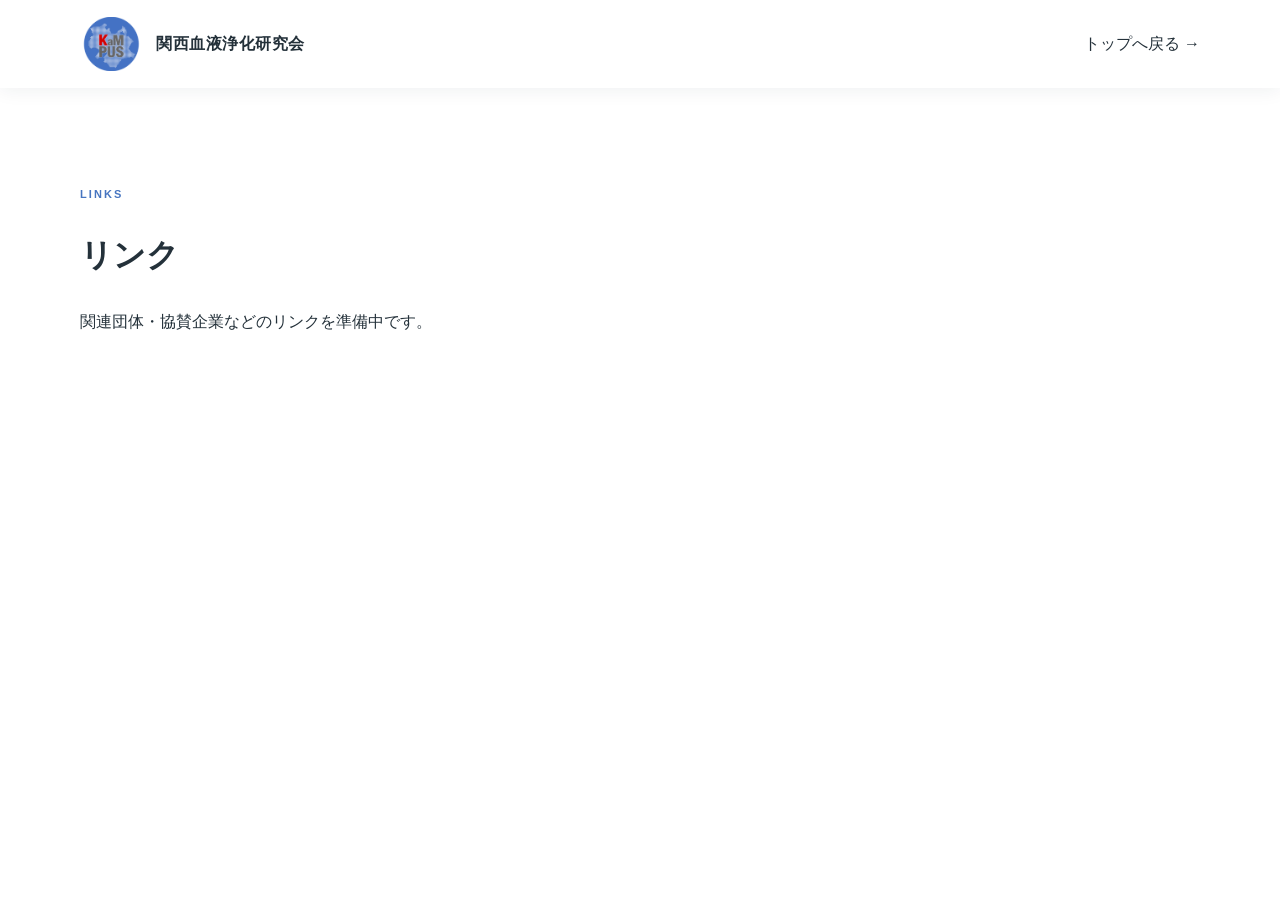
<file: links.html>
<!doctype html><html lang="ja"><head><meta charset="utf-8"><meta name="viewport" content="width=device-width,initial-scale=1"><title>リンク | KaMPUS</title><link rel="stylesheet" href="./style.css?v=20261015-structure3"></head><body><header class="site-header"><div class="container header-inner"><a class="brand" href="./index.html"><img class="brand-logo" src="./assets/images/common/kampus-logo-new.png" alt="KaMPUS" width="62" height="62"><span class="brand-name">関西血液浄化研究会</span></a><a href="./index.html">トップへ戻る →</a></div></header><main class="section"><div class="container"><p class="eyebrow">LINKS</p><h1>リンク</h1><p>関連団体・協賛企業などのリンクを準備中です。</p></div></main></body></html>
</file>
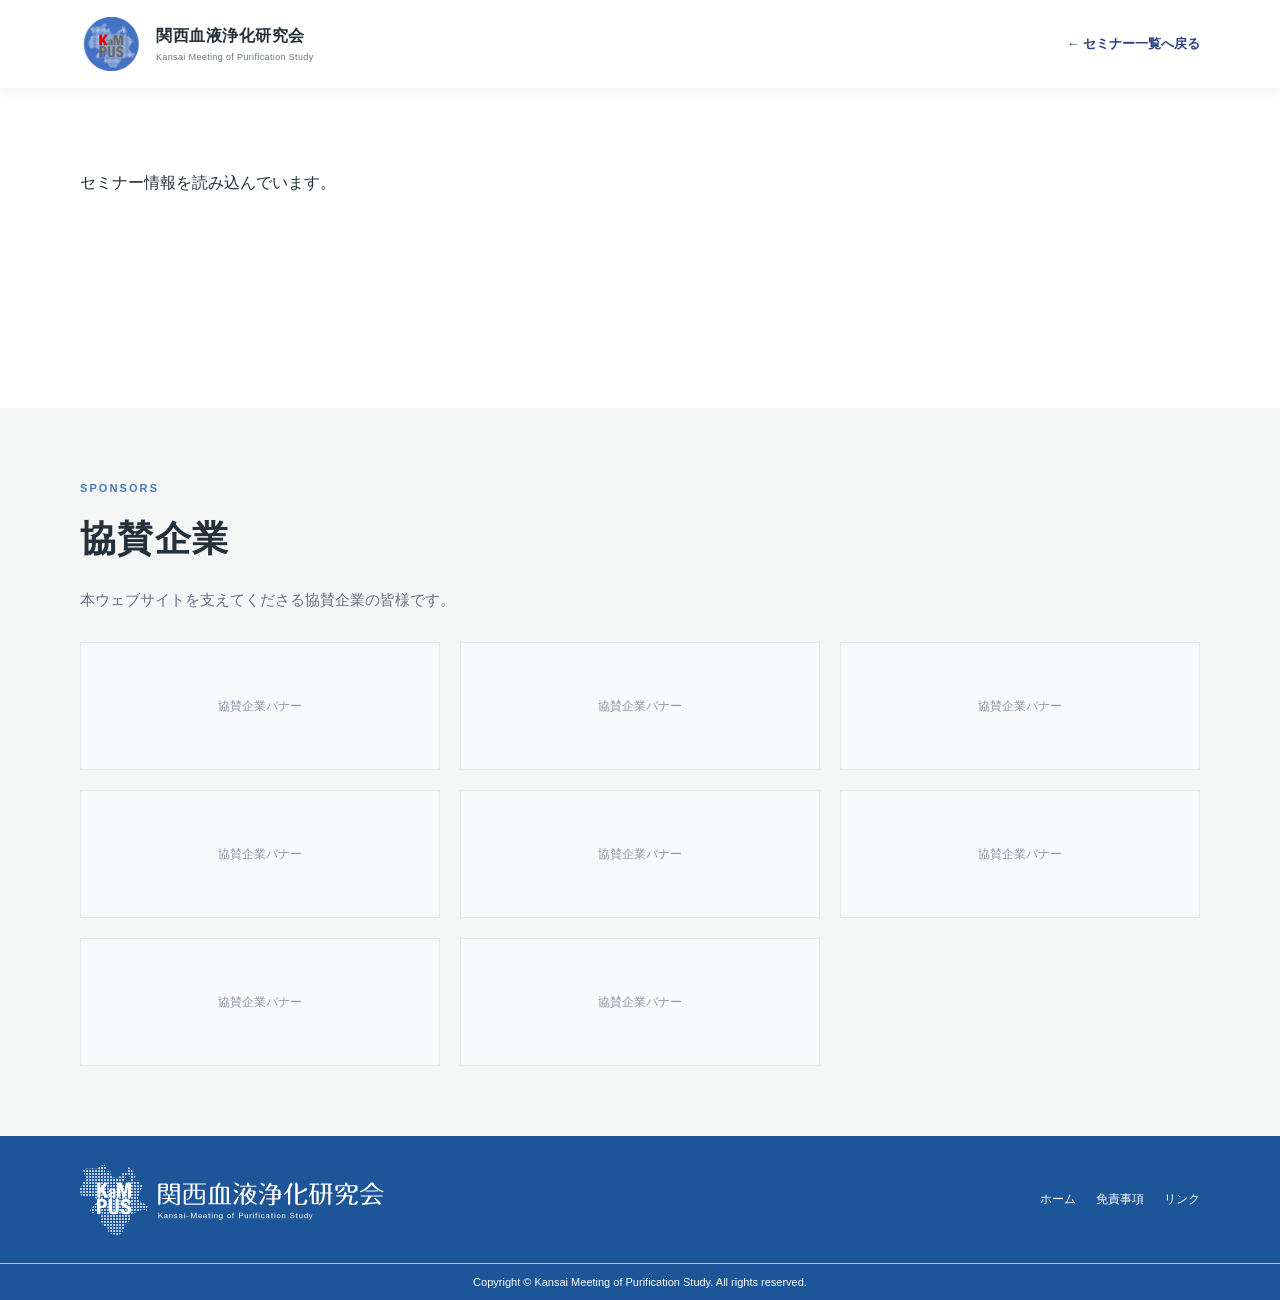
<file: seminar.html>
<!doctype html>
<html lang="ja"><head><meta charset="utf-8"><meta name="viewport" content="width=device-width,initial-scale=1"><meta name="description" content="関西血液浄化研究会のセミナー開催案内・講演内容・申し込み情報"><title>セミナー詳細 | 関西血液浄化研究会</title><link rel="stylesheet" href="./seminar-detail-v4-20261015.css"></head>
<body><a class="skip" href="#main">本文へ移動</a>
<header class="site-header"><div class="container header-inner"><a class="brand" href="./index.html" aria-label="関西血液浄化研究会 ホーム"><img class="brand-logo" src="./assets/images/common/kampus-logo-new.png" alt="KaMPUSロゴ" width="62" height="62"><span class="brand-name">関西血液浄化研究会<small>Kansai Meeting of Purification Study</small></span></a><a class="detail-back-nav" href="./index.html#events">← セミナー一覧へ戻る</a></div></header>
<main id="main">
<div id="detailLoading" class="container detail-loading">セミナー情報を読み込んでいます。</div>
<div id="seminarDetail" hidden>
<section class="detail-hero"><div class="container"><p class="detail-overline">KANSAI MEETING OF PURIFICATION STUDY / SEMINAR</p><h1 id="detailTitle"></h1><p class="detail-theme" id="detailTheme"></p></div></section>
<section class="section detail-main"><div class="container"><div class="detail-layout"><div class="detail-poster" id="detailPoster"></div><div class="detail-information"><p class="eyebrow">EVENT INFORMATION</p><h2>開催概要</h2><dl class="detail-fields" id="detailFields"></dl><div class="detail-actions" id="detailActions"></div></div></div></div></section>
<section class="section detail-narrative" id="detailNarrativeSection" hidden><div class="container"><p class="eyebrow">MESSAGE</p><h2>開催のご案内</h2><div id="detailAnnouncement" class="detail-announcement"></div></div></section>
<section class="section detail-extra-poster" id="detailPosterSection" hidden><div class="container"><p class="eyebrow">PROGRAM</p><h2>ポスター・プログラム</h2><div id="detailExtraPoster" class="detail-poster-gallery"></div></div></section>
</div>
<section class="section muted detail-sponsor-section"><div class="container"><div class="section-heading"><div><p class="eyebrow">SPONSORS</p><h2>協賛企業</h2></div></div><p class="detail-sponsor-intro">本ウェブサイトを支えてくださる協賛企業の皆様です。</p><div class="sponsor-grid" id="sponsorGrid"><p class="small-note">協賛企業を読み込んでいます。</p></div></div></section>
</main><footer class="site-footer"><div class="container footer-main"><div class="footer-brand"><img class="footer-wordmark" src="./assets/images/common/footLogo.png" alt="関西血液浄化研究会" width="370" height="86"></div><nav class="footer-links" aria-label="フッターメニュー"><a href="./index.html">ホーム</a><a href="./disclaimer.html">免責事項</a><a href="./links.html">リンク</a></nav></div><div class="footer-bottom">Copyright © Kansai Meeting of Purification Study. All rights reserved.</div></footer>
<script src="./script.js?v=20261015-sample22-images" defer></script></body></html>
</file>
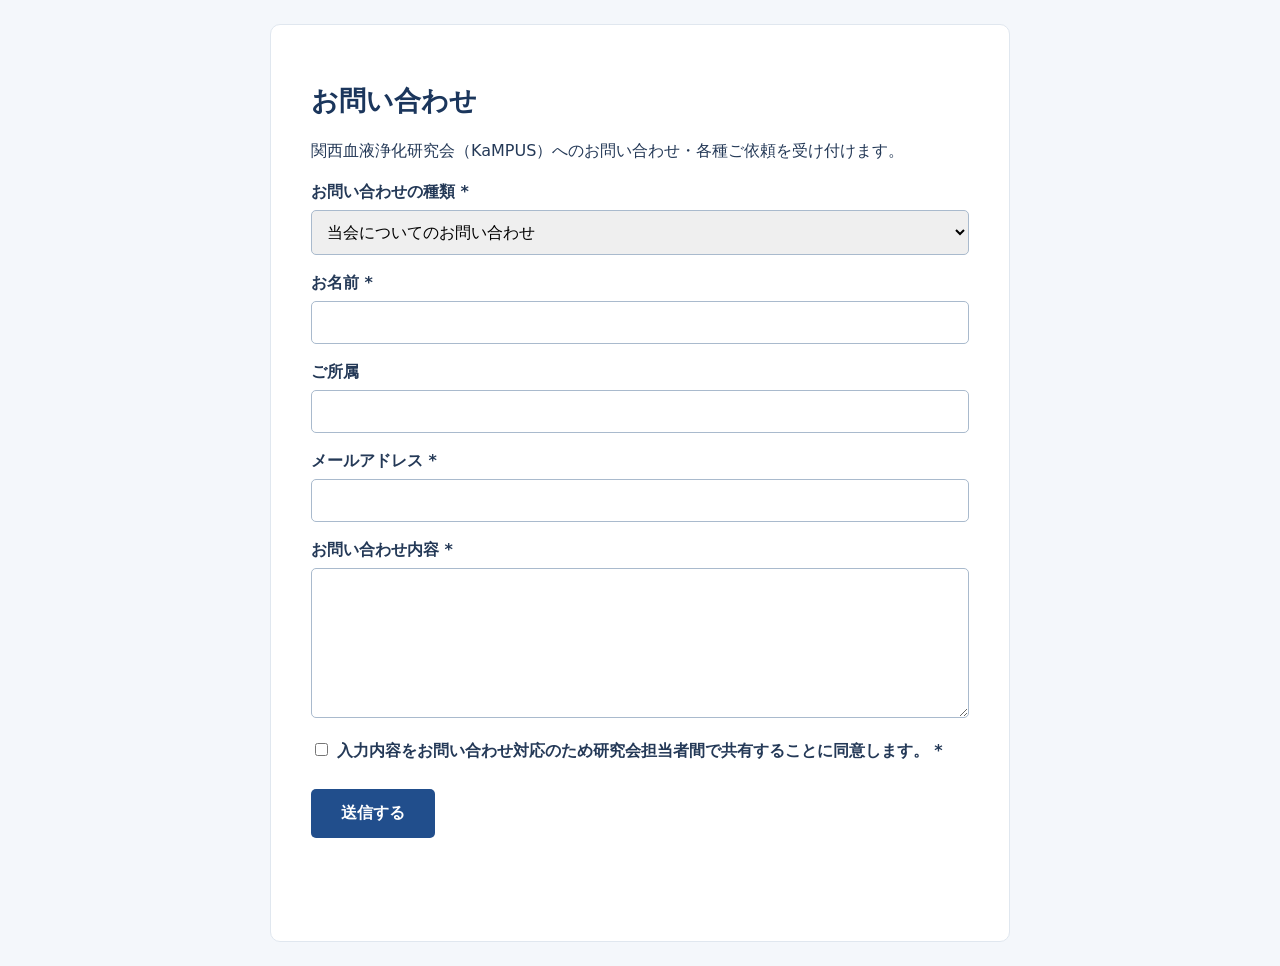
<file: gas/contact-standalone/Form.html>
<!doctype html><html lang="ja"><head><base target="_top"><meta charset="utf-8">
<style>
*{box-sizing:border-box}body{font-family:system-ui,-apple-system,"Noto Sans JP",sans-serif;color:#243957;margin:0;background:#f4f7fb}
main{max-width:740px;margin:24px auto;background:#fff;padding:clamp(20px,4vw,40px);border-radius:10px;border:1px solid #e0e7ef}
h1{font-size:27px;color:#1b365c}p{line-height:1.7}label{display:block;font-weight:700;margin:18px 0 7px}
input:not([type=checkbox]),select,textarea{width:100%;font:inherit;padding:11px;border:1px solid #a9bacd;border-radius:5px}
textarea{height:150px;resize:vertical}button{font:inherit;font-weight:700;background:#214e8c;color:#fff;border:0;border-radius:5px;padding:14px 30px;margin-top:20px}
button:disabled{opacity:.55}.hidden{position:absolute;left:-9999px}#status{min-height:2em;margin-top:15px}
</style></head><body><main><h1>お問い合わせ</h1><p>関西血液浄化研究会（KaMPUS）へのお問い合わせ・各種ご依頼を受け付けます。</p>
<form id="contact">
<label for="category">お問い合わせの種類 *</label><select id="category" name="category" required>
<option value="general">当会についてのお問い合わせ</option><option value="seminar">セミナーについてのお問い合わせ</option>
<option value="speaker">講師派遣のご依頼</option><option value="collaboration">共同開催のご依頼</option>
<option value="other">その他</option></select>
<label for="name">お名前 *</label><input id="name" name="name" maxlength="100" required autocomplete="name">
<label for="affiliation">ご所属</label><input id="affiliation" name="affiliation" maxlength="150" autocomplete="organization">
<label for="email">メールアドレス *</label><input id="email" name="email" type="email" maxlength="254" required autocomplete="email">
<label for="message">お問い合わせ内容 *</label><textarea id="message" name="message" maxlength="5000" required></textarea>
<label><input id="consent" type="checkbox" required> 入力内容をお問い合わせ対応のため研究会担当者間で共有することに同意します。 *</label>
<div class="hidden" aria-hidden="true"><label for="website">ウェブサイト</label><input id="website" name="website" tabindex="-1" autocomplete="off"></div>
<button type="submit" id="submit">送信する</button><p id="status" role="status" aria-live="polite"></p>
</form></main><script>
document.getElementById('contact').addEventListener('submit',function(e){
  e.preventDefault();const form=e.currentTarget;if(!form.reportValidity())return;
  const button=document.getElementById('submit'),status=document.getElementById('status');
  button.disabled=true;status.textContent='送信中です…';
  const value=id=>document.getElementById(id).value;
  const payload={category:value('category'),name:value('name'),affiliation:value('affiliation'),
    email:value('email'),message:value('message'),consent:document.getElementById('consent').checked,
    website:value('website')};
  google.script.run.withSuccessHandler(function(result){
    status.textContent='送信しました。受付番号：'+result.reference;form.reset();button.disabled=false;
  }).withFailureHandler(function(err){
    status.textContent='送信できませんでした：'+err.message;button.disabled=false;
  }).submitContactForm(payload);
});
</script></body></html>
</file>
<file: archive-wide-v3-20261016.css>
:root{--ink:#24313a;--muted:#67747d;--red:#b72229;--line:#e5e9ea;--soft:#f5f7f7;--max:1120px}*{box-sizing:border-box}html{scroll-behavior:smooth;scroll-padding-top:90px}body{margin:0;color:var(--ink);font-family:"Noto Sans JP","Hiragino Kaku Gothic ProN","Yu Gothic",sans-serif;line-height:1.85;background:#fff}a{color:inherit;text-decoration:none}button{font:inherit}.container{width:min(calc(100% - 48px),var(--max));margin-inline:auto}.skip{position:absolute;left:-9999px}.skip:focus{left:10px;top:10px;z-index:100;background:#fff;padding:8px}.site-header{position:sticky;top:0;z-index:20;background:#fff;box-shadow:0 2px 18px #182c3812}.header-inner{height:88px;display:flex;align-items:center;justify-content:space-between;gap:20px}.brand{display:flex;align-items:center;gap:14px}.brand-mark{font-size:24px;font-weight:900;letter-spacing:-.085em;color:#bf151d;line-height:1}.brand-mark span{color:#878b90}.brand-name{font-size:16px;font-weight:700;letter-spacing:.035em;line-height:1.35}.brand-name small{display:block;font-size:9px;font-weight:500;color:var(--muted);letter-spacing:.04em;margin-top:4px}.site-nav{display:flex;gap:26px;align-items:center;font-size:13px;font-weight:650}.site-nav a:hover{color:var(--red)}.menu-button{display:none}.hero{position:relative;min-height:530px;display:flex;align-items:center;overflow:hidden;background:#3a4a50}.hero-photo,.hero-overlay{position:absolute;inset:0}.hero-photo{background-image:url('./assets/images/hero/hero-workshop.jpg');background-position:center 47%;background-size:cover}.hero-overlay{background:linear-gradient(90deg,rgba(23,38,44,.9) 0%,rgba(23,38,44,.7) 42%,rgba(23,38,44,.2) 100%)}.hero-content{position:relative;color:#fff;padding:74px 0 82px}.eyebrow{color:var(--red);font-size:11px;letter-spacing:.19em;font-weight:800;margin:0 0 22px}.eyebrow.light{color:#e6d8d9}.hero h1{font-size:clamp(32px,4vw,52px);line-height:1.55;letter-spacing:.045em;margin:0 0 22px}.hero p:not(.eyebrow){font-size:15px;line-height:2.1}.button{display:inline-flex;align-items:center;justify-content:space-between;gap:42px;margin-top:24px;padding:13px 24px;font-size:13px;font-weight:700;border-radius:3px}.button.white{background:white;color:var(--ink)}.section{padding:96px 0}.muted{background:var(--soft)}.intro-grid{display:grid;grid-template-columns:1fr 1fr;gap:85px;align-items:center}.section h2{font-size:clamp(25px,3vw,36px);line-height:1.55;letter-spacing:.035em;margin:0}.intro-grid p:not(.eyebrow){color:#52616b;font-size:15px}.section-heading{display:flex;justify-content:space-between;align-items:end;gap:30px;margin-bottom:35px}.section-heading .eyebrow{margin-bottom:13px}.section-heading>p{color:var(--muted);font-size:14px;margin:0}.notice{padding:27px 30px;display:flex;gap:22px;align-items:start;background:white;border-left:3px solid var(--red)}.notice h3{font-size:17px;margin:0 0 5px}.notice p{font-size:14px;color:var(--muted);margin:0}.notice-tag{font-size:11px;font-weight:700;color:var(--red);border:1px solid #dfb6b9;padding:3px 10px;white-space:nowrap}.small-note{font-size:12px;color:#7d888e}.activity-grid{display:grid;grid-template-columns:1fr 1fr;gap:26px}.activity-card{border:1px solid var(--line);background:#fff;overflow:hidden}.activity-photo{height:260px;background-size:cover;background-position:center;background-color:#e2e6e7}.activity-photo.workshop{background-image:url('./assets/images/gallery/workshop-overview.jpg')}.activity-photo.session{background-image:url('./assets/images/hero/hero-workshop.jpg')}.activity-body{padding:25px 28px 30px}.activity-type{font-size:10px;color:var(--red);font-weight:800;letter-spacing:.15em}.activity-body h3{font-size:19px;margin:8px 0}.activity-body p:last-child{font-size:13px;color:var(--muted);margin:0}.archive-placeholder{margin-top:28px;padding:22px;border:1px dashed #bbc7cd;text-align:center;font-size:13px;color:var(--muted)}.contact-inner{text-align:center}.contact-inner .eyebrow{margin-bottom:12px}.contact-inner>p:not(.eyebrow){font-size:14px;color:var(--muted)}.site-footer{padding:29px 0;background:#24313a;color:#fff}.footer-inner{display:flex;justify-content:space-between;align-items:center;gap:15px}.footer-inner div{display:flex;align-items:center;gap:12px}.footer-inner strong{font-size:21px;letter-spacing:-.04em}.footer-inner span,.footer-inner small{font-size:11px;color:#d3dcdf}.mobile-only{display:none}@media(max-width:760px){.container{width:min(calc(100% - 36px),var(--max))}.header-inner{height:70px}.brand-name{font-size:13px}.brand-name small{font-size:8px}.brand-mark{font-size:21px}.menu-button{display:inline-flex;align-items:center;gap:7px;padding:6px 9px;background:white;border:1px solid var(--line);font-size:12px}.site-nav{display:none;position:absolute;top:70px;left:0;right:0;background:white;box-shadow:0 10px 20px #0001;flex-direction:column;align-items:stretch;gap:0;padding:12px 22px}.site-nav.open{display:flex}.site-nav a{padding:12px 0;border-bottom:1px solid var(--line)}.hero{min-height:470px}.hero-overlay{background:linear-gradient(90deg,rgba(23,38,44,.85),rgba(23,38,44,.37))}.hero-content{padding:63px 0}.hero h1{font-size:33px}.hero p:not(.eyebrow){font-size:13px}.mobile-only{display:initial}.section{padding:68px 0}.intro-grid{grid-template-columns:1fr;gap:24px}.section-heading{display:block}.section-heading>p{margin-top:16px}.activity-grid{grid-template-columns:1fr;gap:22px}.activity-photo{height:215px}.notice{padding:20px;gap:13px;flex-direction:column}.footer-inner{align-items:start;flex-direction:column;gap:5px}}
/* Official logo */
.brand-logo{display:block;width:108px;height:58px;object-fit:contain;flex-shrink:0}
@media(max-width:760px){.brand-logo{width:82px;height:49px}.brand{gap:8px}}

/* KaMPUS structure v2: blue brand, sections and card navigation */
:root{--red:#c51925;--blue:#4775c0}
.brand-logo{width:62px;height:62px;object-fit:contain}
.site-nav{gap:17px;font-size:12px}
.social-pending{border:1px solid var(--line);border-radius:99px;padding:3px 9px;color:#73808a;font-size:10px;white-space:nowrap}
.eyebrow{color:var(--blue)}
.hero{background-color:#253f66}
.hero-overlay{background:linear-gradient(90deg,rgba(24,42,69,.9),rgba(24,42,69,.52) 60%,rgba(24,42,69,.14))}
.section.compact{padding-top:64px;padding-bottom:64px}
.news-list{border-top:1px solid var(--line)}
.news-row{display:grid;grid-template-columns:90px 110px 1fr;gap:18px;border-bottom:1px solid var(--line);padding:18px 0;font-size:14px;align-items:center}
.news-date{color:var(--muted);font-size:12px}
.news-category{color:var(--blue);border:1px solid #bfd0e8;border-radius:3px;font-size:11px;text-align:center;padding:1px 6px}
.section-cards{display:grid;grid-template-columns:repeat(2,minmax(0,1fr));gap:24px}
.feature-card{background:#fff;border:1px solid var(--line);padding:32px;min-height:220px}
.card-kicker,.activity-type{color:var(--blue);font-size:11px;font-weight:800;letter-spacing:.12em}
.feature-card h3{font-size:21px;margin:10px 0}
.feature-card p{font-size:14px;color:#586773}
.text-link{display:inline-block;color:#3567ab;font-size:13px;font-weight:700;margin-top:10px}
.status-note{display:inline-block;font-size:11px;color:#65717b;background:#f0f3f6;padding:4px 10px;margin-top:10px}
.activity-card{display:block;transition:transform .15s,box-shadow .15s}
.activity-card:hover{transform:translateY(-3px);box-shadow:0 12px 30px #1a34531a}
@media(max-width:1050px){.site-nav{gap:9px;font-size:11px}.brand-name{font-size:13px}}
@media(max-width:900px){.header-inner{height:70px}.menu-button{display:inline-flex;align-items:center;gap:7px;padding:6px 9px;background:#fff;border:1px solid var(--line);font-size:12px}.site-nav{display:none;position:absolute;top:70px;left:0;right:0;background:#fff;box-shadow:0 10px 20px #0001;flex-direction:column;align-items:stretch;gap:0;padding:12px 22px}.site-nav.open{display:flex}.site-nav a{padding:10px 0;border-bottom:1px solid var(--line)}.social-pending{align-self:flex-start;margin-top:10px}}
@media(max-width:760px){.brand-logo{width:50px;height:50px}.news-row{grid-template-columns:1fr;gap:5px}.news-category{justify-self:start}.section-cards{grid-template-columns:1fr}.feature-card{padding:23px;min-height:unset}}

/* KaMPUS structural update: archival card, governance and sponsors */
.archive-single{display:grid;grid-template-columns:42% 1fr;max-width:850px}
.archive-single .activity-photo{height:auto;min-height:280px}
.chair-greeting{display:grid;grid-template-columns:190px 1fr;gap:30px;align-items:start;background:#fff;padding:28px;border:1px solid var(--line)}
.chair-greeting h3,.member-title h3{font-size:22px;margin:0 0 9px}
.chair-greeting p{font-size:14px;line-height:1.95}
.chair-name{font-weight:700}
.chair-portrait{min-height:210px;background:#e6edf4;border:1px solid #cbd8e7;display:grid;place-items:center;color:#607186;text-align:center;font-size:13px}
.member-title{margin:44px 0 16px}
.member-table-wrap{overflow-x:auto}
.member-table{border-collapse:collapse;width:100%;background:#fff;font-size:13px}
.member-table th,.member-table td{border:1px solid #dfe5eb;padding:10px 14px;text-align:left}
.member-table th{background:#e9f0f9;color:#214f8f}
.member-table td:first-child{white-space:nowrap;min-width:85px}
.sponsor-grid{display:grid;grid-template-columns:repeat(4,minmax(0,1fr));gap:16px;margin-top:28px}
.sponsor-placeholder{border:1px solid var(--line);background:#f8fafc;aspect-ratio:2.6;display:grid;place-items:center;font-size:12px;color:#8a98a8}
.sponsor-link{border:1px solid var(--line);background:#fff;display:flex;align-items:center;justify-content:center;min-height:100px;padding:13px}
.sponsor-link img{display:block;max-width:100%;max-height:76px;object-fit:contain}
.footer-main{width:min(calc(100% - 48px),var(--max));margin:auto;padding:28px 0;display:flex;align-items:center;justify-content:space-between;gap:20px}
.footer-brand{display:flex;gap:13px;align-items:center}
.footer-brand img{border-radius:50%;width:54px;height:54px}
.footer-brand strong{display:block;font-size:17px}
.footer-brand span{display:block;font-size:10px;color:#d6e5f7}
.footer-links{display:flex;gap:20px;font-size:12px}
.footer-links a:hover{text-decoration:underline}
.site-footer{background:#1c5598;padding:0}
.footer-bottom{border-top:1px solid #aec4df;text-align:center;font-size:11px;padding:8px 15px}
@media(max-width:760px){.archive-single{grid-template-columns:1fr}.archive-single .activity-photo{height:230px;min-height:0}.chair-greeting{grid-template-columns:1fr}.chair-portrait{min-height:160px}.sponsor-grid{grid-template-columns:repeat(2,minmax(0,1fr))}.footer-main{width:calc(100% - 36px);flex-direction:column;align-items:start}.footer-brand strong{font-size:14px}}

/* Portrait and supplied footer wordmark */
.chair-portrait{display:block;min-height:0;background:transparent;border:0}
.chair-portrait img{display:block;width:100%;height:auto;max-height:290px;object-fit:cover;object-position:top center}
.footer-brand .footer-wordmark{display:block;width:min(370px,100%);height:auto;max-height:none;border-radius:0;object-fit:contain}
@media(max-width:760px){.footer-brand .footer-wordmark{width:min(300px,100%)}.chair-portrait img{max-width:220px}}

/* Sponsor banners: enlarged responsive layout (2026-10-15) */
.sponsor-grid{grid-template-columns:repeat(3,minmax(0,1fr));gap:20px}
.sponsor-link{min-height:128px;padding:14px}
.sponsor-link img{max-width:100%;max-height:100px;object-fit:contain}
.sponsor-placeholder{min-height:128px;aspect-ratio:auto}
@media(max-width:760px){.sponsor-grid{grid-template-columns:repeat(2,minmax(0,1fr));gap:12px}.sponsor-link{min-height:104px;padding:10px}.sponsor-link img{max-height:84px}}

/* Medical hero — photograph remains an image, words and buttons are real HTML */
.hero.hero-medical{min-height:640px;background:#f3f6fc;color:#142c5a;isolation:isolate}
.hero-medical .hero-photo{background-image:url('./assets/images/hero/kampus-hero-bg.png'),url('./assets/images/hero/hero-workshop.jpg');background-position:center center;background-size:cover;background-repeat:no-repeat}
.hero-medical .hero-overlay{display:none}
.hero-medical .hero-content{padding:88px 0 100px;color:#132b58}
.hero-medical .eyebrow.light{color:#293b91;font-size:12px;letter-spacing:.18em;margin-bottom:28px}
.hero-medical h1{font-size:clamp(38px,4.1vw,68px);line-height:1.47;letter-spacing:.015em;color:#102754;max-width:840px;margin:0 0 25px;font-weight:800}
.hero-medical .hero-accent{color:#53298a}
.hero-medical p.hero-lead{font-size:clamp(15px,1.33vw,20px);color:#1c345d;line-height:1.95;font-weight:550;max-width:770px;margin:0}
.hero-actions{display:flex;gap:18px;flex-wrap:wrap;align-items:center;margin-top:32px}
.hero-medical .hero-actions .button{margin:0;border-radius:6px;font-size:15px;min-width:225px;min-height:65px;padding:15px 24px;gap:22px}
.hero-primary{background:#333e9b;color:#fff}
.hero-secondary{background:#fffdfd;color:#23376b;border:1px solid #9da9d2}
.hero-primary:hover{background:#222f7c}
.hero-secondary:hover{background:#f3f5ff}
@media(max-width:1050px){.hero.hero-medical{min-height:530px}.hero-medical .hero-content{padding:65px 0 75px}.hero-medical h1{font-size:clamp(34px,4.5vw,50px);max-width:620px}.hero-medical p.hero-lead{max-width:560px;font-size:15px}}
@media(max-width:760px){.hero.hero-medical{min-height:0}.hero-medical .hero-photo{background-position:61% center}.hero-medical .hero-content{padding:55px 0 64px}.hero-medical .hero-content:before{content:"";position:absolute;inset:0 -18px;background:linear-gradient(90deg,rgba(247,249,255,.95) 0%,rgba(247,249,255,.88) 64%,rgba(247,249,255,.58) 100%);z-index:-1}.hero-medical .eyebrow.light{font-size:9px;letter-spacing:.08em;margin-bottom:20px}.hero-medical h1{font-size:clamp(31px,7.2vw,45px);line-height:1.45;max-width:100%;margin-bottom:20px}.hero-medical p.hero-lead{font-size:13px;line-height:1.9}.hero-desktop-break{display:none}.hero-actions{gap:10px;margin-top:28px}.hero-medical .hero-actions .button{min-width:0;min-height:50px;font-size:12px;padding:11px 13px;flex:1;gap:6px}}

/* Full-width horizontal seminar cards */
.seminar-list{display:flex;flex-direction:column;gap:26px}
.seminar-card{background:#fff;border:1px solid var(--line);display:grid;grid-template-columns:minmax(270px,38%) minmax(0,1fr);overflow:hidden}
.seminar-media{background:#edf2f7;display:flex;align-items:center;justify-content:center;min-height:290px}
.seminar-media img{display:block;width:100%;height:100%;max-height:480px;object-fit:contain}
.seminar-media-placeholder{color:#78889a;text-align:center;font-size:13px;line-height:1.9;padding:24px}
.seminar-body{padding:34px 38px}
.seminar-body h3{font-size:clamp(21px,2vw,27px);line-height:1.5;margin:8px 0 20px}
.seminar-fields{display:grid;grid-template-columns:95px 1fr;gap:9px 17px;font-size:14px;line-height:1.8;margin:0}
.seminar-fields dt{color:#60728a;font-weight:700}
.seminar-fields dd{margin:0;white-space:pre-wrap;overflow-wrap:anywhere}
.seminar-links{display:flex;flex-wrap:wrap;gap:12px;margin-top:23px}
.seminar-links a{display:inline-block;background:#33469b;color:#fff;border-radius:4px;padding:10px 17px;font-weight:700;font-size:13px}
.seminar-links a.secondary{background:#fff;border:1px solid #9da9d2;color:#263c73}
.seminar-empty{padding:34px;border:1px solid var(--line);background:#fff;color:#536477;font-size:15px}
@media(max-width:800px){.seminar-card{grid-template-columns:1fr}.seminar-media{min-height:210px}.seminar-media img{max-height:380px}.seminar-body{padding:24px}.seminar-fields{grid-template-columns:85px 1fr;gap:7px 12px;font-size:13px}}

/* Full-width archive feature: match seminar card proportions */
.archive-single{width:100%;max-width:none;grid-template-columns:minmax(270px,38%) minmax(0,1fr);overflow:hidden;border:1px solid var(--line);background:#fff}
.archive-single .activity-photo{height:100%;min-height:295px;background-position:center center;background-size:cover;aspect-ratio:auto}
.archive-single .activity-body{display:flex;flex-direction:column;align-items:flex-start;justify-content:center;padding:34px 38px}
.archive-single .activity-body .text-link{margin-top:12px}
@media(max-width:800px){.archive-single{grid-template-columns:1fr}.archive-single .activity-photo{height:auto;min-height:0;aspect-ratio:16/9}.archive-single .activity-body{padding:24px}}

/* Wider panoramic archive photo */
@media(min-width:801px){.archive-single{grid-template-columns:46% minmax(0,1fr)}.archive-single .activity-photo{min-height:260px}.archive-single .activity-body{padding:30px 40px}}

/* Match seminar image letterboxing to the detail-page navy masthead */
.seminar-media{background:#1b315b}
</file>
<file: seminar-detail-v4-20261015.css>
:root{--ink:#24313a;--muted:#67747d;--red:#b72229;--line:#e5e9ea;--soft:#f5f7f7;--max:1120px}*{box-sizing:border-box}html{scroll-behavior:smooth;scroll-padding-top:90px}body{margin:0;color:var(--ink);font-family:"Noto Sans JP","Hiragino Kaku Gothic ProN","Yu Gothic",sans-serif;line-height:1.85;background:#fff}a{color:inherit;text-decoration:none}button{font:inherit}.container{width:min(calc(100% - 48px),var(--max));margin-inline:auto}.skip{position:absolute;left:-9999px}.skip:focus{left:10px;top:10px;z-index:100;background:#fff;padding:8px}.site-header{position:sticky;top:0;z-index:20;background:#fff;box-shadow:0 2px 18px #182c3812}.header-inner{height:88px;display:flex;align-items:center;justify-content:space-between;gap:20px}.brand{display:flex;align-items:center;gap:14px}.brand-mark{font-size:24px;font-weight:900;letter-spacing:-.085em;color:#bf151d;line-height:1}.brand-mark span{color:#878b90}.brand-name{font-size:16px;font-weight:700;letter-spacing:.035em;line-height:1.35}.brand-name small{display:block;font-size:9px;font-weight:500;color:var(--muted);letter-spacing:.04em;margin-top:4px}.site-nav{display:flex;gap:26px;align-items:center;font-size:13px;font-weight:650}.site-nav a:hover{color:var(--red)}.menu-button{display:none}.hero{position:relative;min-height:530px;display:flex;align-items:center;overflow:hidden;background:#3a4a50}.hero-photo,.hero-overlay{position:absolute;inset:0}.hero-photo{background-image:url('./assets/images/hero/hero-workshop.jpg');background-position:center 47%;background-size:cover}.hero-overlay{background:linear-gradient(90deg,rgba(23,38,44,.9) 0%,rgba(23,38,44,.7) 42%,rgba(23,38,44,.2) 100%)}.hero-content{position:relative;color:#fff;padding:74px 0 82px}.eyebrow{color:var(--red);font-size:11px;letter-spacing:.19em;font-weight:800;margin:0 0 22px}.eyebrow.light{color:#e6d8d9}.hero h1{font-size:clamp(32px,4vw,52px);line-height:1.55;letter-spacing:.045em;margin:0 0 22px}.hero p:not(.eyebrow){font-size:15px;line-height:2.1}.button{display:inline-flex;align-items:center;justify-content:space-between;gap:42px;margin-top:24px;padding:13px 24px;font-size:13px;font-weight:700;border-radius:3px}.button.white{background:white;color:var(--ink)}.section{padding:96px 0}.muted{background:var(--soft)}.intro-grid{display:grid;grid-template-columns:1fr 1fr;gap:85px;align-items:center}.section h2{font-size:clamp(25px,3vw,36px);line-height:1.55;letter-spacing:.035em;margin:0}.intro-grid p:not(.eyebrow){color:#52616b;font-size:15px}.section-heading{display:flex;justify-content:space-between;align-items:end;gap:30px;margin-bottom:35px}.section-heading .eyebrow{margin-bottom:13px}.section-heading>p{color:var(--muted);font-size:14px;margin:0}.notice{padding:27px 30px;display:flex;gap:22px;align-items:start;background:white;border-left:3px solid var(--red)}.notice h3{font-size:17px;margin:0 0 5px}.notice p{font-size:14px;color:var(--muted);margin:0}.notice-tag{font-size:11px;font-weight:700;color:var(--red);border:1px solid #dfb6b9;padding:3px 10px;white-space:nowrap}.small-note{font-size:12px;color:#7d888e}.activity-grid{display:grid;grid-template-columns:1fr 1fr;gap:26px}.activity-card{border:1px solid var(--line);background:#fff;overflow:hidden}.activity-photo{height:260px;background-size:cover;background-position:center;background-color:#e2e6e7}.activity-photo.workshop{background-image:url('./assets/images/gallery/workshop-overview.jpg')}.activity-photo.session{background-image:url('./assets/images/hero/hero-workshop.jpg')}.activity-body{padding:25px 28px 30px}.activity-type{font-size:10px;color:var(--red);font-weight:800;letter-spacing:.15em}.activity-body h3{font-size:19px;margin:8px 0}.activity-body p:last-child{font-size:13px;color:var(--muted);margin:0}.archive-placeholder{margin-top:28px;padding:22px;border:1px dashed #bbc7cd;text-align:center;font-size:13px;color:var(--muted)}.contact-inner{text-align:center}.contact-inner .eyebrow{margin-bottom:12px}.contact-inner>p:not(.eyebrow){font-size:14px;color:var(--muted)}.site-footer{padding:29px 0;background:#24313a;color:#fff}.footer-inner{display:flex;justify-content:space-between;align-items:center;gap:15px}.footer-inner div{display:flex;align-items:center;gap:12px}.footer-inner strong{font-size:21px;letter-spacing:-.04em}.footer-inner span,.footer-inner small{font-size:11px;color:#d3dcdf}.mobile-only{display:none}@media(max-width:760px){.container{width:min(calc(100% - 36px),var(--max))}.header-inner{height:70px}.brand-name{font-size:13px}.brand-name small{font-size:8px}.brand-mark{font-size:21px}.menu-button{display:inline-flex;align-items:center;gap:7px;padding:6px 9px;background:white;border:1px solid var(--line);font-size:12px}.site-nav{display:none;position:absolute;top:70px;left:0;right:0;background:white;box-shadow:0 10px 20px #0001;flex-direction:column;align-items:stretch;gap:0;padding:12px 22px}.site-nav.open{display:flex}.site-nav a{padding:12px 0;border-bottom:1px solid var(--line)}.hero{min-height:470px}.hero-overlay{background:linear-gradient(90deg,rgba(23,38,44,.85),rgba(23,38,44,.37))}.hero-content{padding:63px 0}.hero h1{font-size:33px}.hero p:not(.eyebrow){font-size:13px}.mobile-only{display:initial}.section{padding:68px 0}.intro-grid{grid-template-columns:1fr;gap:24px}.section-heading{display:block}.section-heading>p{margin-top:16px}.activity-grid{grid-template-columns:1fr;gap:22px}.activity-photo{height:215px}.notice{padding:20px;gap:13px;flex-direction:column}.footer-inner{align-items:start;flex-direction:column;gap:5px}}
/* Official logo */
.brand-logo{display:block;width:108px;height:58px;object-fit:contain;flex-shrink:0}
@media(max-width:760px){.brand-logo{width:82px;height:49px}.brand{gap:8px}}

/* KaMPUS structure v2: blue brand, sections and card navigation */
:root{--red:#c51925;--blue:#4775c0}
.brand-logo{width:62px;height:62px;object-fit:contain}
.site-nav{gap:17px;font-size:12px}
.social-pending{border:1px solid var(--line);border-radius:99px;padding:3px 9px;color:#73808a;font-size:10px;white-space:nowrap}
.eyebrow{color:var(--blue)}
.hero{background-color:#253f66}
.hero-overlay{background:linear-gradient(90deg,rgba(24,42,69,.9),rgba(24,42,69,.52) 60%,rgba(24,42,69,.14))}
.section.compact{padding-top:64px;padding-bottom:64px}
.news-list{border-top:1px solid var(--line)}
.news-row{display:grid;grid-template-columns:90px 110px 1fr;gap:18px;border-bottom:1px solid var(--line);padding:18px 0;font-size:14px;align-items:center}
.news-date{color:var(--muted);font-size:12px}
.news-category{color:var(--blue);border:1px solid #bfd0e8;border-radius:3px;font-size:11px;text-align:center;padding:1px 6px}
.section-cards{display:grid;grid-template-columns:repeat(2,minmax(0,1fr));gap:24px}
.feature-card{background:#fff;border:1px solid var(--line);padding:32px;min-height:220px}
.card-kicker,.activity-type{color:var(--blue);font-size:11px;font-weight:800;letter-spacing:.12em}
.feature-card h3{font-size:21px;margin:10px 0}
.feature-card p{font-size:14px;color:#586773}
.text-link{display:inline-block;color:#3567ab;font-size:13px;font-weight:700;margin-top:10px}
.status-note{display:inline-block;font-size:11px;color:#65717b;background:#f0f3f6;padding:4px 10px;margin-top:10px}
.activity-card{display:block;transition:transform .15s,box-shadow .15s}
.activity-card:hover{transform:translateY(-3px);box-shadow:0 12px 30px #1a34531a}
@media(max-width:1050px){.site-nav{gap:9px;font-size:11px}.brand-name{font-size:13px}}
@media(max-width:900px){.header-inner{height:70px}.menu-button{display:inline-flex;align-items:center;gap:7px;padding:6px 9px;background:#fff;border:1px solid var(--line);font-size:12px}.site-nav{display:none;position:absolute;top:70px;left:0;right:0;background:#fff;box-shadow:0 10px 20px #0001;flex-direction:column;align-items:stretch;gap:0;padding:12px 22px}.site-nav.open{display:flex}.site-nav a{padding:10px 0;border-bottom:1px solid var(--line)}.social-pending{align-self:flex-start;margin-top:10px}}
@media(max-width:760px){.brand-logo{width:50px;height:50px}.news-row{grid-template-columns:1fr;gap:5px}.news-category{justify-self:start}.section-cards{grid-template-columns:1fr}.feature-card{padding:23px;min-height:unset}}

/* KaMPUS structural update: archival card, governance and sponsors */
.archive-single{display:grid;grid-template-columns:42% 1fr;max-width:850px}
.archive-single .activity-photo{height:auto;min-height:280px}
.chair-greeting{display:grid;grid-template-columns:190px 1fr;gap:30px;align-items:start;background:#fff;padding:28px;border:1px solid var(--line)}
.chair-greeting h3,.member-title h3{font-size:22px;margin:0 0 9px}
.chair-greeting p{font-size:14px;line-height:1.95}
.chair-name{font-weight:700}
.chair-portrait{min-height:210px;background:#e6edf4;border:1px solid #cbd8e7;display:grid;place-items:center;color:#607186;text-align:center;font-size:13px}
.member-title{margin:44px 0 16px}
.member-table-wrap{overflow-x:auto}
.member-table{border-collapse:collapse;width:100%;background:#fff;font-size:13px}
.member-table th,.member-table td{border:1px solid #dfe5eb;padding:10px 14px;text-align:left}
.member-table th{background:#e9f0f9;color:#214f8f}
.member-table td:first-child{white-space:nowrap;min-width:85px}
.sponsor-grid{display:grid;grid-template-columns:repeat(4,minmax(0,1fr));gap:16px;margin-top:28px}
.sponsor-placeholder{border:1px solid var(--line);background:#f8fafc;aspect-ratio:2.6;display:grid;place-items:center;font-size:12px;color:#8a98a8}
.sponsor-link{border:1px solid var(--line);background:#fff;display:flex;align-items:center;justify-content:center;min-height:100px;padding:13px}
.sponsor-link img{display:block;max-width:100%;max-height:76px;object-fit:contain}
.footer-main{width:min(calc(100% - 48px),var(--max));margin:auto;padding:28px 0;display:flex;align-items:center;justify-content:space-between;gap:20px}
.footer-brand{display:flex;gap:13px;align-items:center}
.footer-brand img{border-radius:50%;width:54px;height:54px}
.footer-brand strong{display:block;font-size:17px}
.footer-brand span{display:block;font-size:10px;color:#d6e5f7}
.footer-links{display:flex;gap:20px;font-size:12px}
.footer-links a:hover{text-decoration:underline}
.site-footer{background:#1c5598;padding:0}
.footer-bottom{border-top:1px solid #aec4df;text-align:center;font-size:11px;padding:8px 15px}
@media(max-width:760px){.archive-single{grid-template-columns:1fr}.archive-single .activity-photo{height:230px;min-height:0}.chair-greeting{grid-template-columns:1fr}.chair-portrait{min-height:160px}.sponsor-grid{grid-template-columns:repeat(2,minmax(0,1fr))}.footer-main{width:calc(100% - 36px);flex-direction:column;align-items:start}.footer-brand strong{font-size:14px}}

/* Portrait and supplied footer wordmark */
.chair-portrait{display:block;min-height:0;background:transparent;border:0}
.chair-portrait img{display:block;width:100%;height:auto;max-height:290px;object-fit:cover;object-position:top center}
.footer-brand .footer-wordmark{display:block;width:min(370px,100%);height:auto;max-height:none;border-radius:0;object-fit:contain}
@media(max-width:760px){.footer-brand .footer-wordmark{width:min(300px,100%)}.chair-portrait img{max-width:220px}}

/* Sponsor banners: enlarged responsive layout (2026-10-15) */
.sponsor-grid{grid-template-columns:repeat(3,minmax(0,1fr));gap:20px}
.sponsor-link{min-height:128px;padding:14px}
.sponsor-link img{max-width:100%;max-height:100px;object-fit:contain}
.sponsor-placeholder{min-height:128px;aspect-ratio:auto}
@media(max-width:760px){.sponsor-grid{grid-template-columns:repeat(2,minmax(0,1fr));gap:12px}.sponsor-link{min-height:104px;padding:10px}.sponsor-link img{max-height:84px}}

/* Medical hero — photograph remains an image, words and buttons are real HTML */
.hero.hero-medical{min-height:640px;background:#f3f6fc;color:#142c5a;isolation:isolate}
.hero-medical .hero-photo{background-image:url('./assets/images/hero/kampus-hero-bg.png'),url('./assets/images/hero/hero-workshop.jpg');background-position:center center;background-size:cover;background-repeat:no-repeat}
.hero-medical .hero-overlay{display:none}
.hero-medical .hero-content{padding:88px 0 100px;color:#132b58}
.hero-medical .eyebrow.light{color:#293b91;font-size:12px;letter-spacing:.18em;margin-bottom:28px}
.hero-medical h1{font-size:clamp(38px,4.1vw,68px);line-height:1.47;letter-spacing:.015em;color:#102754;max-width:840px;margin:0 0 25px;font-weight:800}
.hero-medical .hero-accent{color:#53298a}
.hero-medical p.hero-lead{font-size:clamp(15px,1.33vw,20px);color:#1c345d;line-height:1.95;font-weight:550;max-width:770px;margin:0}
.hero-actions{display:flex;gap:18px;flex-wrap:wrap;align-items:center;margin-top:32px}
.hero-medical .hero-actions .button{margin:0;border-radius:6px;font-size:15px;min-width:225px;min-height:65px;padding:15px 24px;gap:22px}
.hero-primary{background:#333e9b;color:#fff}
.hero-secondary{background:#fffdfd;color:#23376b;border:1px solid #9da9d2}
.hero-primary:hover{background:#222f7c}
.hero-secondary:hover{background:#f3f5ff}
@media(max-width:1050px){.hero.hero-medical{min-height:530px}.hero-medical .hero-content{padding:65px 0 75px}.hero-medical h1{font-size:clamp(34px,4.5vw,50px);max-width:620px}.hero-medical p.hero-lead{max-width:560px;font-size:15px}}
@media(max-width:760px){.hero.hero-medical{min-height:0}.hero-medical .hero-photo{background-position:61% center}.hero-medical .hero-content{padding:55px 0 64px}.hero-medical .hero-content:before{content:"";position:absolute;inset:0 -18px;background:linear-gradient(90deg,rgba(247,249,255,.95) 0%,rgba(247,249,255,.88) 64%,rgba(247,249,255,.58) 100%);z-index:-1}.hero-medical .eyebrow.light{font-size:9px;letter-spacing:.08em;margin-bottom:20px}.hero-medical h1{font-size:clamp(31px,7.2vw,45px);line-height:1.45;max-width:100%;margin-bottom:20px}.hero-medical p.hero-lead{font-size:13px;line-height:1.9}.hero-desktop-break{display:none}.hero-actions{gap:10px;margin-top:28px}.hero-medical .hero-actions .button{min-width:0;min-height:50px;font-size:12px;padding:11px 13px;flex:1;gap:6px}}

/* Full-width horizontal seminar cards */
.seminar-list{display:flex;flex-direction:column;gap:26px}
.seminar-card{background:#fff;border:1px solid var(--line);display:grid;grid-template-columns:minmax(270px,38%) minmax(0,1fr);overflow:hidden}
.seminar-media{background:#edf2f7;display:flex;align-items:center;justify-content:center;min-height:290px}
.seminar-media img{display:block;width:100%;height:100%;max-height:480px;object-fit:contain}
.seminar-media-placeholder{color:#78889a;text-align:center;font-size:13px;line-height:1.9;padding:24px}
.seminar-body{padding:34px 38px}
.seminar-body h3{font-size:clamp(21px,2vw,27px);line-height:1.5;margin:8px 0 20px}
.seminar-fields{display:grid;grid-template-columns:95px 1fr;gap:9px 17px;font-size:14px;line-height:1.8;margin:0}
.seminar-fields dt{color:#60728a;font-weight:700}
.seminar-fields dd{margin:0;white-space:pre-wrap;overflow-wrap:anywhere}
.seminar-links{display:flex;flex-wrap:wrap;gap:12px;margin-top:23px}
.seminar-links a{display:inline-block;background:#33469b;color:#fff;border-radius:4px;padding:10px 17px;font-weight:700;font-size:13px}
.seminar-links a.secondary{background:#fff;border:1px solid #9da9d2;color:#263c73}
.seminar-empty{padding:34px;border:1px solid var(--line);background:#fff;color:#536477;font-size:15px}
@media(max-width:800px){.seminar-card{grid-template-columns:1fr}.seminar-media{min-height:210px}.seminar-media img{max-height:380px}.seminar-body{padding:24px}.seminar-fields{grid-template-columns:85px 1fr;gap:7px 12px;font-size:13px}}

/* Seminar details template */
.seminar-card-clickable{cursor:pointer;transition:box-shadow .2s,transform .2s}
.seminar-card-clickable:hover,.seminar-card-clickable:focus-visible{box-shadow:0 12px 32px rgba(21,43,84,.12);transform:translateY(-2px);outline-offset:3px}
.detail-back-nav{font-weight:700;font-size:13px;color:#283f81}
.detail-loading{padding:80px 0;min-height:320px}
.detail-hero{background:linear-gradient(115deg,rgba(17,38,82,.98),rgba(36,64,117,.9)),url('./assets/images/hero/kampus-hero-bg.png') center / cover;color:white;padding:80px 0 88px;position:relative}
.detail-overline{font-size:11px;letter-spacing:.19em;font-weight:800;color:#c0d7f8;margin:0 0 22px}
.detail-hero h1{font-size:clamp(30px,4.2vw,54px);line-height:1.35;margin:0;max-width:900px;letter-spacing:.02em}
.detail-theme{font-size:clamp(15px,1.65vw,21px);line-height:1.85;max-width:900px;color:#e1ecff;margin:22px 0 0}
.detail-main{padding:70px 0 90px}
.detail-layout{display:grid;grid-template-columns:minmax(0,46%) minmax(0,1fr);gap:55px;align-items:start}
.detail-poster{background:#f0f4f7;padding:14px;min-height:200px;text-align:center;color:#718198}
.detail-poster img{width:100%;height:auto;display:block}
.detail-information{padding-top:8px}
.detail-information h2{font-size:30px;margin:0 0 24px;color:#16335a}
.detail-information .eyebrow{color:#3d61ab;margin-bottom:7px}
.detail-fields{display:grid;grid-template-columns:90px 1fr;gap:17px 16px;margin:0;line-height:1.9;font-size:15px}
.detail-fields dt{font-weight:700;color:#526987}
.detail-fields dd{margin:0;white-space:pre-wrap;overflow-wrap:anywhere}
.detail-actions{display:flex;flex-wrap:wrap;gap:12px;margin-top:34px}
.detail-cta{background:#35479b;padding:13px 22px;color:white;border-radius:5px;font-weight:700;font-size:14px}
.detail-cta:hover{background:#233278}
.detail-sponsor-section{padding:70px 0}
.detail-sponsor-intro{color:#647383;font-size:14px;margin:-16px 0 26px}
@media(max-width:800px){.detail-hero{padding:55px 0 60px}.detail-layout{grid-template-columns:1fr;gap:30px}.detail-main{padding:42px 0 60px}.detail-information h2{font-size:25px}.detail-fields{font-size:14px;gap:12px}.detail-back-nav{font-size:11px}.detail-poster{padding:8px}}

/* Compact event masthead and editorial detail */
.detail-hero{padding:29px 0 32px}
.detail-overline{font-size:10px;margin-bottom:9px}
.detail-hero h1{font-size:clamp(23px,2.5vw,34px);line-height:1.4}
.detail-theme{font-size:clamp(13px,1.2vw,16px);margin-top:8px;line-height:1.65}
.detail-main{padding:45px 0 45px}
.detail-narrative,.detail-extra-poster{padding:30px 0 55px}
.detail-narrative h2,.detail-extra-poster h2{font-size:clamp(23px,2.7vw,30px);margin:0 0 24px;color:#183763}
.detail-announcement{font-size:15px;line-height:2.2;white-space:pre-line;max-width:880px;overflow-wrap:anywhere}
.detail-extra-poster{background:#f6f8fb}
.detail-poster-gallery{max-width:850px;margin:auto}
.detail-poster-gallery img{display:block;width:100%;height:auto}
@media(max-width:800px){.detail-hero{padding:25px 0 28px}.detail-main{padding:30px 0}.detail-narrative,.detail-extra-poster{padding:24px 0 40px}.detail-announcement{font-size:14px;line-height:2}}

/* Two seminar poster sheets displayed together on desktop */
.detail-poster-gallery{max-width:none;display:grid;grid-template-columns:repeat(2,minmax(0,1fr));gap:24px;align-items:start}
.detail-poster-item{margin:0;background:white;padding:12px;border:1px solid #e2e7ec;box-shadow:0 2px 14px rgba(10,35,65,.055)}
.detail-poster-item img{width:100%;height:auto;display:block}
.detail-poster-item figcaption{text-align:center;color:#536982;font-size:13px;font-weight:700;padding:10px 0 0}
@media(max-width:760px){.detail-poster-gallery{grid-template-columns:1fr;gap:20px}.detail-poster-item{padding:8px}}

/* Readability improvements for seminar detail pages */
.detail-announcement{font-size:17px;line-height:2.05;max-width:980px;letter-spacing:.015em}
.detail-fields{font-size:16px;line-height:1.9;gap:18px 18px}
.detail-information h2{font-size:32px}
.detail-narrative h2,.detail-extra-poster h2{font-size:clamp(25px,2.8vw,33px)}
.detail-sponsor-intro{font-size:15px}
@media(max-width:800px){.detail-announcement{font-size:16px;line-height:1.95}.detail-fields{font-size:15px;gap:12px}.detail-information h2{font-size:27px}}
</file>
<file: style.css>
:root{--ink:#24313a;--muted:#67747d;--red:#b72229;--line:#e5e9ea;--soft:#f5f7f7;--max:1120px}*{box-sizing:border-box}html{scroll-behavior:smooth;scroll-padding-top:90px}body{margin:0;color:var(--ink);font-family:"Noto Sans JP","Hiragino Kaku Gothic ProN","Yu Gothic",sans-serif;line-height:1.85;background:#fff}a{color:inherit;text-decoration:none}button{font:inherit}.container{width:min(calc(100% - 48px),var(--max));margin-inline:auto}.skip{position:absolute;left:-9999px}.skip:focus{left:10px;top:10px;z-index:100;background:#fff;padding:8px}.site-header{position:sticky;top:0;z-index:20;background:#fff;box-shadow:0 2px 18px #182c3812}.header-inner{height:88px;display:flex;align-items:center;justify-content:space-between;gap:20px}.brand{display:flex;align-items:center;gap:14px}.brand-mark{font-size:24px;font-weight:900;letter-spacing:-.085em;color:#bf151d;line-height:1}.brand-mark span{color:#878b90}.brand-name{font-size:16px;font-weight:700;letter-spacing:.035em;line-height:1.35}.brand-name small{display:block;font-size:9px;font-weight:500;color:var(--muted);letter-spacing:.04em;margin-top:4px}.site-nav{display:flex;gap:26px;align-items:center;font-size:13px;font-weight:650}.site-nav a:hover{color:var(--red)}.menu-button{display:none}.hero{position:relative;min-height:530px;display:flex;align-items:center;overflow:hidden;background:#3a4a50}.hero-photo,.hero-overlay{position:absolute;inset:0}.hero-photo{background-image:url('./assets/images/hero/hero-workshop.jpg');background-position:center 47%;background-size:cover}.hero-overlay{background:linear-gradient(90deg,rgba(23,38,44,.9) 0%,rgba(23,38,44,.7) 42%,rgba(23,38,44,.2) 100%)}.hero-content{position:relative;color:#fff;padding:74px 0 82px}.eyebrow{color:var(--red);font-size:11px;letter-spacing:.19em;font-weight:800;margin:0 0 22px}.eyebrow.light{color:#e6d8d9}.hero h1{font-size:clamp(32px,4vw,52px);line-height:1.55;letter-spacing:.045em;margin:0 0 22px}.hero p:not(.eyebrow){font-size:15px;line-height:2.1}.button{display:inline-flex;align-items:center;justify-content:space-between;gap:42px;margin-top:24px;padding:13px 24px;font-size:13px;font-weight:700;border-radius:3px}.button.white{background:white;color:var(--ink)}.section{padding:96px 0}.muted{background:var(--soft)}.intro-grid{display:grid;grid-template-columns:1fr 1fr;gap:85px;align-items:center}.section h2{font-size:clamp(25px,3vw,36px);line-height:1.55;letter-spacing:.035em;margin:0}.intro-grid p:not(.eyebrow){color:#52616b;font-size:15px}.section-heading{display:flex;justify-content:space-between;align-items:end;gap:30px;margin-bottom:35px}.section-heading .eyebrow{margin-bottom:13px}.section-heading>p{color:var(--muted);font-size:14px;margin:0}.notice{padding:27px 30px;display:flex;gap:22px;align-items:start;background:white;border-left:3px solid var(--red)}.notice h3{font-size:17px;margin:0 0 5px}.notice p{font-size:14px;color:var(--muted);margin:0}.notice-tag{font-size:11px;font-weight:700;color:var(--red);border:1px solid #dfb6b9;padding:3px 10px;white-space:nowrap}.small-note{font-size:12px;color:#7d888e}.activity-grid{display:grid;grid-template-columns:1fr 1fr;gap:26px}.activity-card{border:1px solid var(--line);background:#fff;overflow:hidden}.activity-photo{height:260px;background-size:cover;background-position:center;background-color:#e2e6e7}.activity-photo.workshop{background-image:url('./assets/images/gallery/workshop-overview.jpg')}.activity-photo.session{background-image:url('./assets/images/hero/hero-workshop.jpg')}.activity-body{padding:25px 28px 30px}.activity-type{font-size:10px;color:var(--red);font-weight:800;letter-spacing:.15em}.activity-body h3{font-size:19px;margin:8px 0}.activity-body p:last-child{font-size:13px;color:var(--muted);margin:0}.archive-placeholder{margin-top:28px;padding:22px;border:1px dashed #bbc7cd;text-align:center;font-size:13px;color:var(--muted)}.contact-inner{text-align:center}.contact-inner .eyebrow{margin-bottom:12px}.contact-inner>p:not(.eyebrow){font-size:14px;color:var(--muted)}.site-footer{padding:29px 0;background:#24313a;color:#fff}.footer-inner{display:flex;justify-content:space-between;align-items:center;gap:15px}.footer-inner div{display:flex;align-items:center;gap:12px}.footer-inner strong{font-size:21px;letter-spacing:-.04em}.footer-inner span,.footer-inner small{font-size:11px;color:#d3dcdf}.mobile-only{display:none}@media(max-width:760px){.container{width:min(calc(100% - 36px),var(--max))}.header-inner{height:70px}.brand-name{font-size:13px}.brand-name small{font-size:8px}.brand-mark{font-size:21px}.menu-button{display:inline-flex;align-items:center;gap:7px;padding:6px 9px;background:white;border:1px solid var(--line);font-size:12px}.site-nav{display:none;position:absolute;top:70px;left:0;right:0;background:white;box-shadow:0 10px 20px #0001;flex-direction:column;align-items:stretch;gap:0;padding:12px 22px}.site-nav.open{display:flex}.site-nav a{padding:12px 0;border-bottom:1px solid var(--line)}.hero{min-height:470px}.hero-overlay{background:linear-gradient(90deg,rgba(23,38,44,.85),rgba(23,38,44,.37))}.hero-content{padding:63px 0}.hero h1{font-size:33px}.hero p:not(.eyebrow){font-size:13px}.mobile-only{display:initial}.section{padding:68px 0}.intro-grid{grid-template-columns:1fr;gap:24px}.section-heading{display:block}.section-heading>p{margin-top:16px}.activity-grid{grid-template-columns:1fr;gap:22px}.activity-photo{height:215px}.notice{padding:20px;gap:13px;flex-direction:column}.footer-inner{align-items:start;flex-direction:column;gap:5px}}
/* Official logo */
.brand-logo{display:block;width:108px;height:58px;object-fit:contain;flex-shrink:0}
@media(max-width:760px){.brand-logo{width:82px;height:49px}.brand{gap:8px}}

/* KaMPUS structure v2: blue brand, sections and card navigation */
:root{--red:#c51925;--blue:#4775c0}
.brand-logo{width:62px;height:62px;object-fit:contain}
.site-nav{gap:17px;font-size:12px}
.social-pending{border:1px solid var(--line);border-radius:99px;padding:3px 9px;color:#73808a;font-size:10px;white-space:nowrap}
.eyebrow{color:var(--blue)}
.hero{background-color:#253f66}
.hero-overlay{background:linear-gradient(90deg,rgba(24,42,69,.9),rgba(24,42,69,.52) 60%,rgba(24,42,69,.14))}
.section.compact{padding-top:64px;padding-bottom:64px}
.news-list{border-top:1px solid var(--line)}
.news-row{display:grid;grid-template-columns:90px 110px 1fr;gap:18px;border-bottom:1px solid var(--line);padding:18px 0;font-size:14px;align-items:center}
.news-date{color:var(--muted);font-size:12px}
.news-category{color:var(--blue);border:1px solid #bfd0e8;border-radius:3px;font-size:11px;text-align:center;padding:1px 6px}
.section-cards{display:grid;grid-template-columns:repeat(2,minmax(0,1fr));gap:24px}
.feature-card{background:#fff;border:1px solid var(--line);padding:32px;min-height:220px}
.card-kicker,.activity-type{color:var(--blue);font-size:11px;font-weight:800;letter-spacing:.12em}
.feature-card h3{font-size:21px;margin:10px 0}
.feature-card p{font-size:14px;color:#586773}
.text-link{display:inline-block;color:#3567ab;font-size:13px;font-weight:700;margin-top:10px}
.status-note{display:inline-block;font-size:11px;color:#65717b;background:#f0f3f6;padding:4px 10px;margin-top:10px}
.activity-card{display:block;transition:transform .15s,box-shadow .15s}
.activity-card:hover{transform:translateY(-3px);box-shadow:0 12px 30px #1a34531a}
@media(max-width:1050px){.site-nav{gap:9px;font-size:11px}.brand-name{font-size:13px}}
@media(max-width:900px){.header-inner{height:70px}.menu-button{display:inline-flex;align-items:center;gap:7px;padding:6px 9px;background:#fff;border:1px solid var(--line);font-size:12px}.site-nav{display:none;position:absolute;top:70px;left:0;right:0;background:#fff;box-shadow:0 10px 20px #0001;flex-direction:column;align-items:stretch;gap:0;padding:12px 22px}.site-nav.open{display:flex}.site-nav a{padding:10px 0;border-bottom:1px solid var(--line)}.social-pending{align-self:flex-start;margin-top:10px}}
@media(max-width:760px){.brand-logo{width:50px;height:50px}.news-row{grid-template-columns:1fr;gap:5px}.news-category{justify-self:start}.section-cards{grid-template-columns:1fr}.feature-card{padding:23px;min-height:unset}}

/* KaMPUS structural update: archival card, governance and sponsors */
.archive-single{display:grid;grid-template-columns:42% 1fr;max-width:850px}
.archive-single .activity-photo{height:auto;min-height:280px}
.chair-greeting{display:grid;grid-template-columns:190px 1fr;gap:30px;align-items:start;background:#fff;padding:28px;border:1px solid var(--line)}
.chair-greeting h3,.member-title h3{font-size:22px;margin:0 0 9px}
.chair-greeting p{font-size:14px;line-height:1.95}
.chair-name{font-weight:700}
.chair-portrait{min-height:210px;background:#e6edf4;border:1px solid #cbd8e7;display:grid;place-items:center;color:#607186;text-align:center;font-size:13px}
.member-title{margin:44px 0 16px}
.member-table-wrap{overflow-x:auto}
.member-table{border-collapse:collapse;width:100%;background:#fff;font-size:13px}
.member-table th,.member-table td{border:1px solid #dfe5eb;padding:10px 14px;text-align:left}
.member-table th{background:#e9f0f9;color:#214f8f}
.member-table td:first-child{white-space:nowrap;min-width:85px}
.sponsor-grid{display:grid;grid-template-columns:repeat(4,minmax(0,1fr));gap:16px;margin-top:28px}
.sponsor-placeholder{border:1px solid var(--line);background:#f8fafc;aspect-ratio:2.6;display:grid;place-items:center;font-size:12px;color:#8a98a8}
.sponsor-link{border:1px solid var(--line);background:#fff;display:flex;align-items:center;justify-content:center;min-height:100px;padding:13px}
.sponsor-link img{display:block;max-width:100%;max-height:76px;object-fit:contain}
.footer-main{width:min(calc(100% - 48px),var(--max));margin:auto;padding:28px 0;display:flex;align-items:center;justify-content:space-between;gap:20px}
.footer-brand{display:flex;gap:13px;align-items:center}
.footer-brand img{border-radius:50%;width:54px;height:54px}
.footer-brand strong{display:block;font-size:17px}
.footer-brand span{display:block;font-size:10px;color:#d6e5f7}
.footer-links{display:flex;gap:20px;font-size:12px}
.footer-links a:hover{text-decoration:underline}
.site-footer{background:#1c5598;padding:0}
.footer-bottom{border-top:1px solid #aec4df;text-align:center;font-size:11px;padding:8px 15px}
@media(max-width:760px){.archive-single{grid-template-columns:1fr}.archive-single .activity-photo{height:230px;min-height:0}.chair-greeting{grid-template-columns:1fr}.chair-portrait{min-height:160px}.sponsor-grid{grid-template-columns:repeat(2,minmax(0,1fr))}.footer-main{width:calc(100% - 36px);flex-direction:column;align-items:start}.footer-brand strong{font-size:14px}}

/* Portrait and supplied footer wordmark */
.chair-portrait{display:block;min-height:0;background:transparent;border:0}
.chair-portrait img{display:block;width:100%;height:auto;max-height:290px;object-fit:cover;object-position:top center}
.footer-brand .footer-wordmark{display:block;width:min(370px,100%);height:auto;max-height:none;border-radius:0;object-fit:contain}
@media(max-width:760px){.footer-brand .footer-wordmark{width:min(300px,100%)}.chair-portrait img{max-width:220px}}

/* Sponsor banners: enlarged responsive layout (2026-10-15) */
.sponsor-grid{grid-template-columns:repeat(3,minmax(0,1fr));gap:20px}
.sponsor-link{min-height:128px;padding:14px}
.sponsor-link img{max-width:100%;max-height:100px;object-fit:contain}
.sponsor-placeholder{min-height:128px;aspect-ratio:auto}
@media(max-width:760px){.sponsor-grid{grid-template-columns:repeat(2,minmax(0,1fr));gap:12px}.sponsor-link{min-height:104px;padding:10px}.sponsor-link img{max-height:84px}}

/* Medical hero — photograph remains an image, words and buttons are real HTML */
.hero.hero-medical{min-height:640px;background:#f3f6fc;color:#142c5a;isolation:isolate}
.hero-medical .hero-photo{background-image:url('./assets/images/hero/kampus-hero-bg.png'),url('./assets/images/hero/hero-workshop.jpg');background-position:center center;background-size:cover;background-repeat:no-repeat}
.hero-medical .hero-overlay{display:none}
.hero-medical .hero-content{padding:88px 0 100px;color:#132b58}
.hero-medical .eyebrow.light{color:#293b91;font-size:12px;letter-spacing:.18em;margin-bottom:28px}
.hero-medical h1{font-size:clamp(38px,4.1vw,68px);line-height:1.47;letter-spacing:.015em;color:#102754;max-width:840px;margin:0 0 25px;font-weight:800}
.hero-medical .hero-accent{color:#53298a}
.hero-medical p.hero-lead{font-size:clamp(15px,1.33vw,20px);color:#1c345d;line-height:1.95;font-weight:550;max-width:770px;margin:0}
.hero-actions{display:flex;gap:18px;flex-wrap:wrap;align-items:center;margin-top:32px}
.hero-medical .hero-actions .button{margin:0;border-radius:6px;font-size:15px;min-width:225px;min-height:65px;padding:15px 24px;gap:22px}
.hero-primary{background:#333e9b;color:#fff}
.hero-secondary{background:#fffdfd;color:#23376b;border:1px solid #9da9d2}
.hero-primary:hover{background:#222f7c}
.hero-secondary:hover{background:#f3f5ff}
@media(max-width:1050px){.hero.hero-medical{min-height:530px}.hero-medical .hero-content{padding:65px 0 75px}.hero-medical h1{font-size:clamp(34px,4.5vw,50px);max-width:620px}.hero-medical p.hero-lead{max-width:560px;font-size:15px}}
@media(max-width:760px){.hero.hero-medical{min-height:0}.hero-medical .hero-photo{background-position:61% center}.hero-medical .hero-content{padding:55px 0 64px}.hero-medical .hero-content:before{content:"";position:absolute;inset:0 -18px;background:linear-gradient(90deg,rgba(247,249,255,.95) 0%,rgba(247,249,255,.88) 64%,rgba(247,249,255,.58) 100%);z-index:-1}.hero-medical .eyebrow.light{font-size:9px;letter-spacing:.08em;margin-bottom:20px}.hero-medical h1{font-size:clamp(31px,7.2vw,45px);line-height:1.45;max-width:100%;margin-bottom:20px}.hero-medical p.hero-lead{font-size:13px;line-height:1.9}.hero-desktop-break{display:none}.hero-actions{gap:10px;margin-top:28px}.hero-medical .hero-actions .button{min-width:0;min-height:50px;font-size:12px;padding:11px 13px;flex:1;gap:6px}}

/* Full-width horizontal seminar cards */
.seminar-list{display:flex;flex-direction:column;gap:26px}
.seminar-card{background:#fff;border:1px solid var(--line);display:grid;grid-template-columns:minmax(270px,38%) minmax(0,1fr);overflow:hidden}
.seminar-media{background:#edf2f7;display:flex;align-items:center;justify-content:center;min-height:290px}
.seminar-media img{display:block;width:100%;height:100%;max-height:480px;object-fit:contain}
.seminar-media-placeholder{color:#78889a;text-align:center;font-size:13px;line-height:1.9;padding:24px}
.seminar-body{padding:34px 38px}
.seminar-body h3{font-size:clamp(21px,2vw,27px);line-height:1.5;margin:8px 0 20px}
.seminar-fields{display:grid;grid-template-columns:95px 1fr;gap:9px 17px;font-size:14px;line-height:1.8;margin:0}
.seminar-fields dt{color:#60728a;font-weight:700}
.seminar-fields dd{margin:0;white-space:pre-wrap;overflow-wrap:anywhere}
.seminar-links{display:flex;flex-wrap:wrap;gap:12px;margin-top:23px}
.seminar-links a{display:inline-block;background:#33469b;color:#fff;border-radius:4px;padding:10px 17px;font-weight:700;font-size:13px}
.seminar-links a.secondary{background:#fff;border:1px solid #9da9d2;color:#263c73}
.seminar-empty{padding:34px;border:1px solid var(--line);background:#fff;color:#536477;font-size:15px}
@media(max-width:800px){.seminar-card{grid-template-columns:1fr}.seminar-media{min-height:210px}.seminar-media img{max-height:380px}.seminar-body{padding:24px}.seminar-fields{grid-template-columns:85px 1fr;gap:7px 12px;font-size:13px}}
</file>
